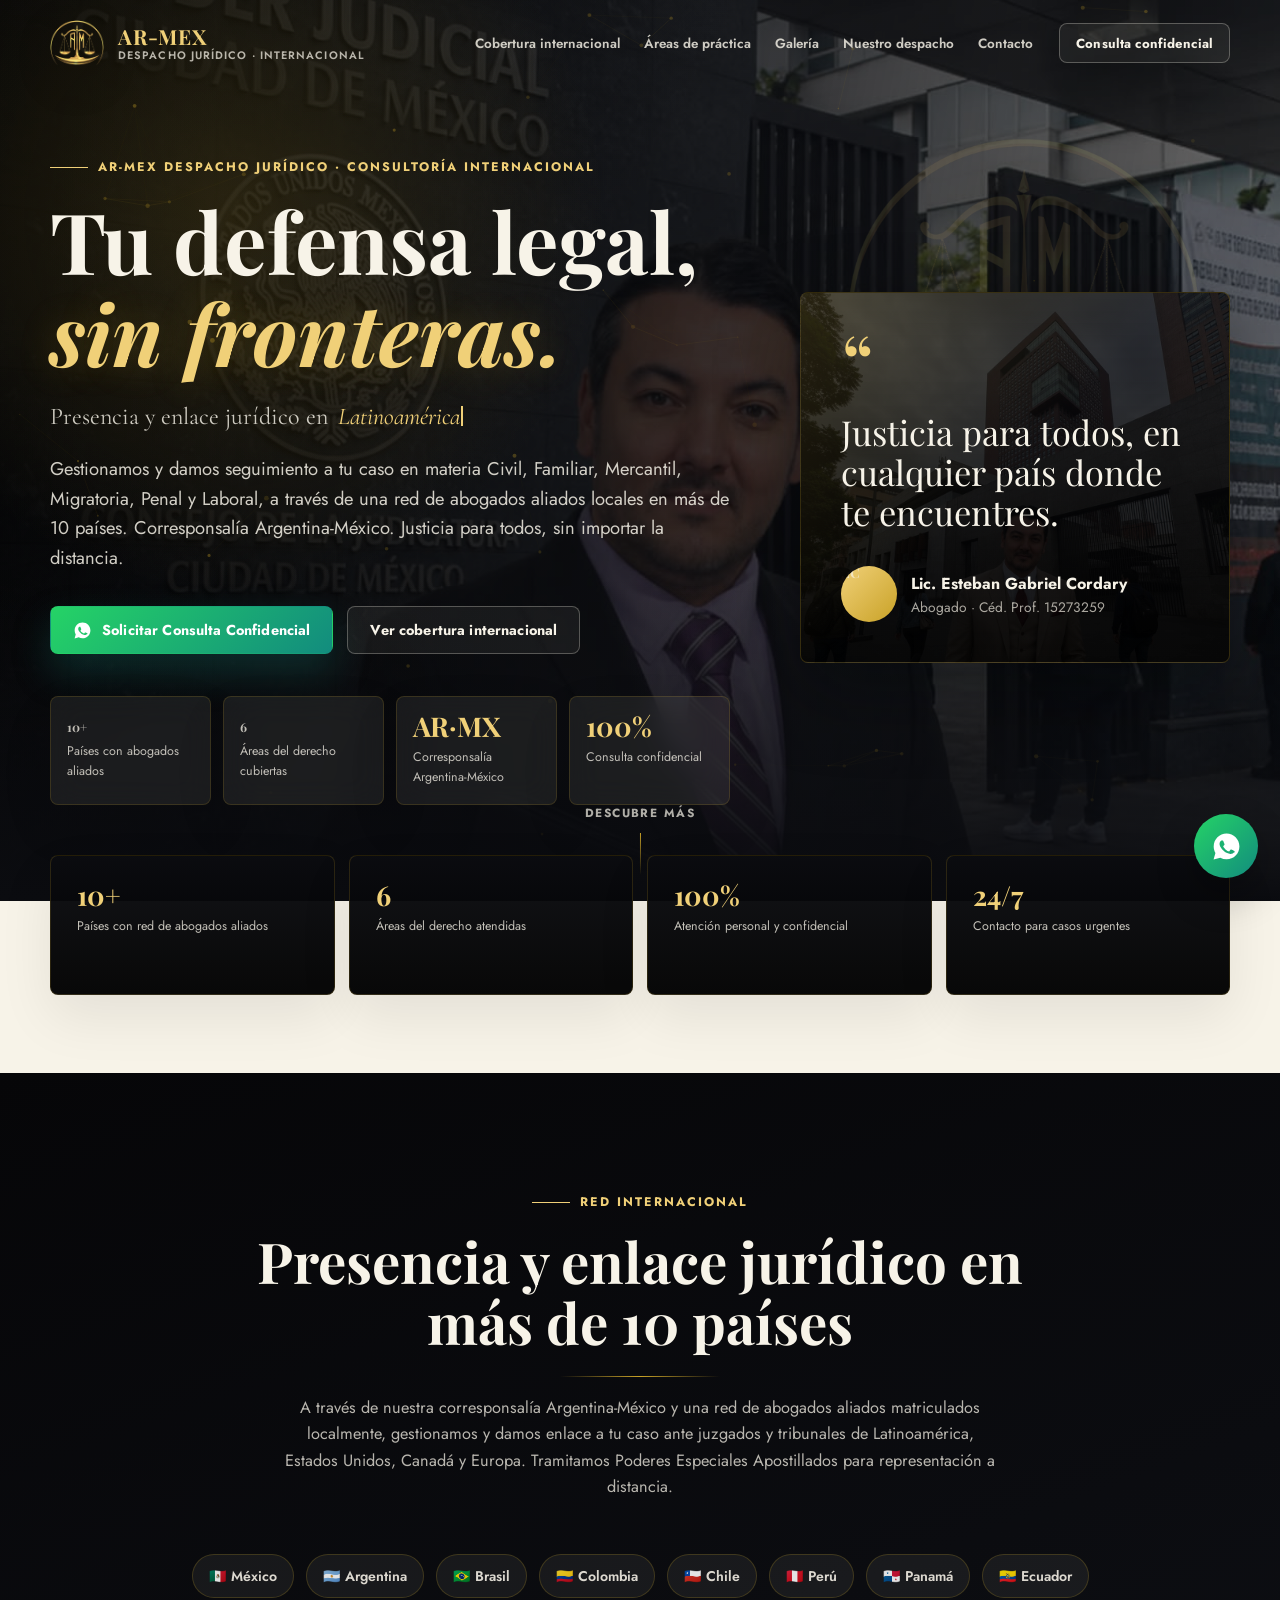
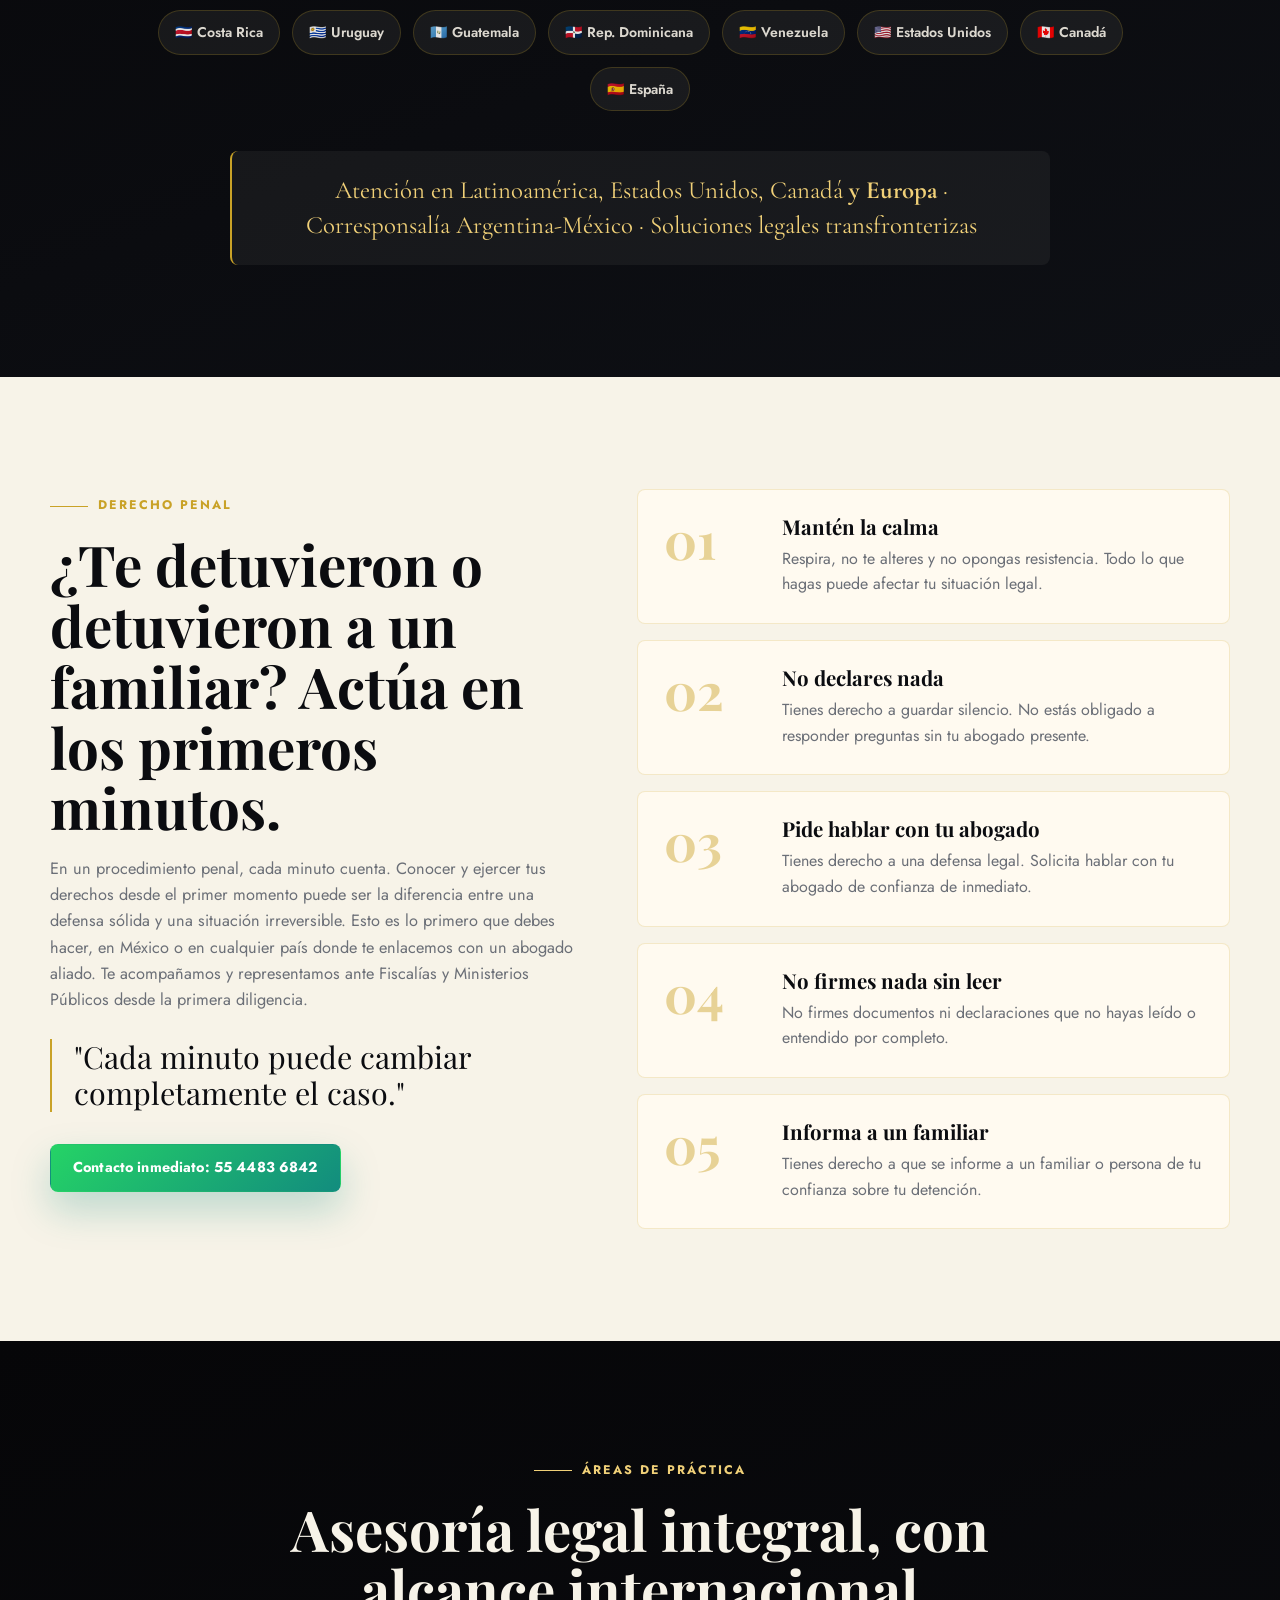
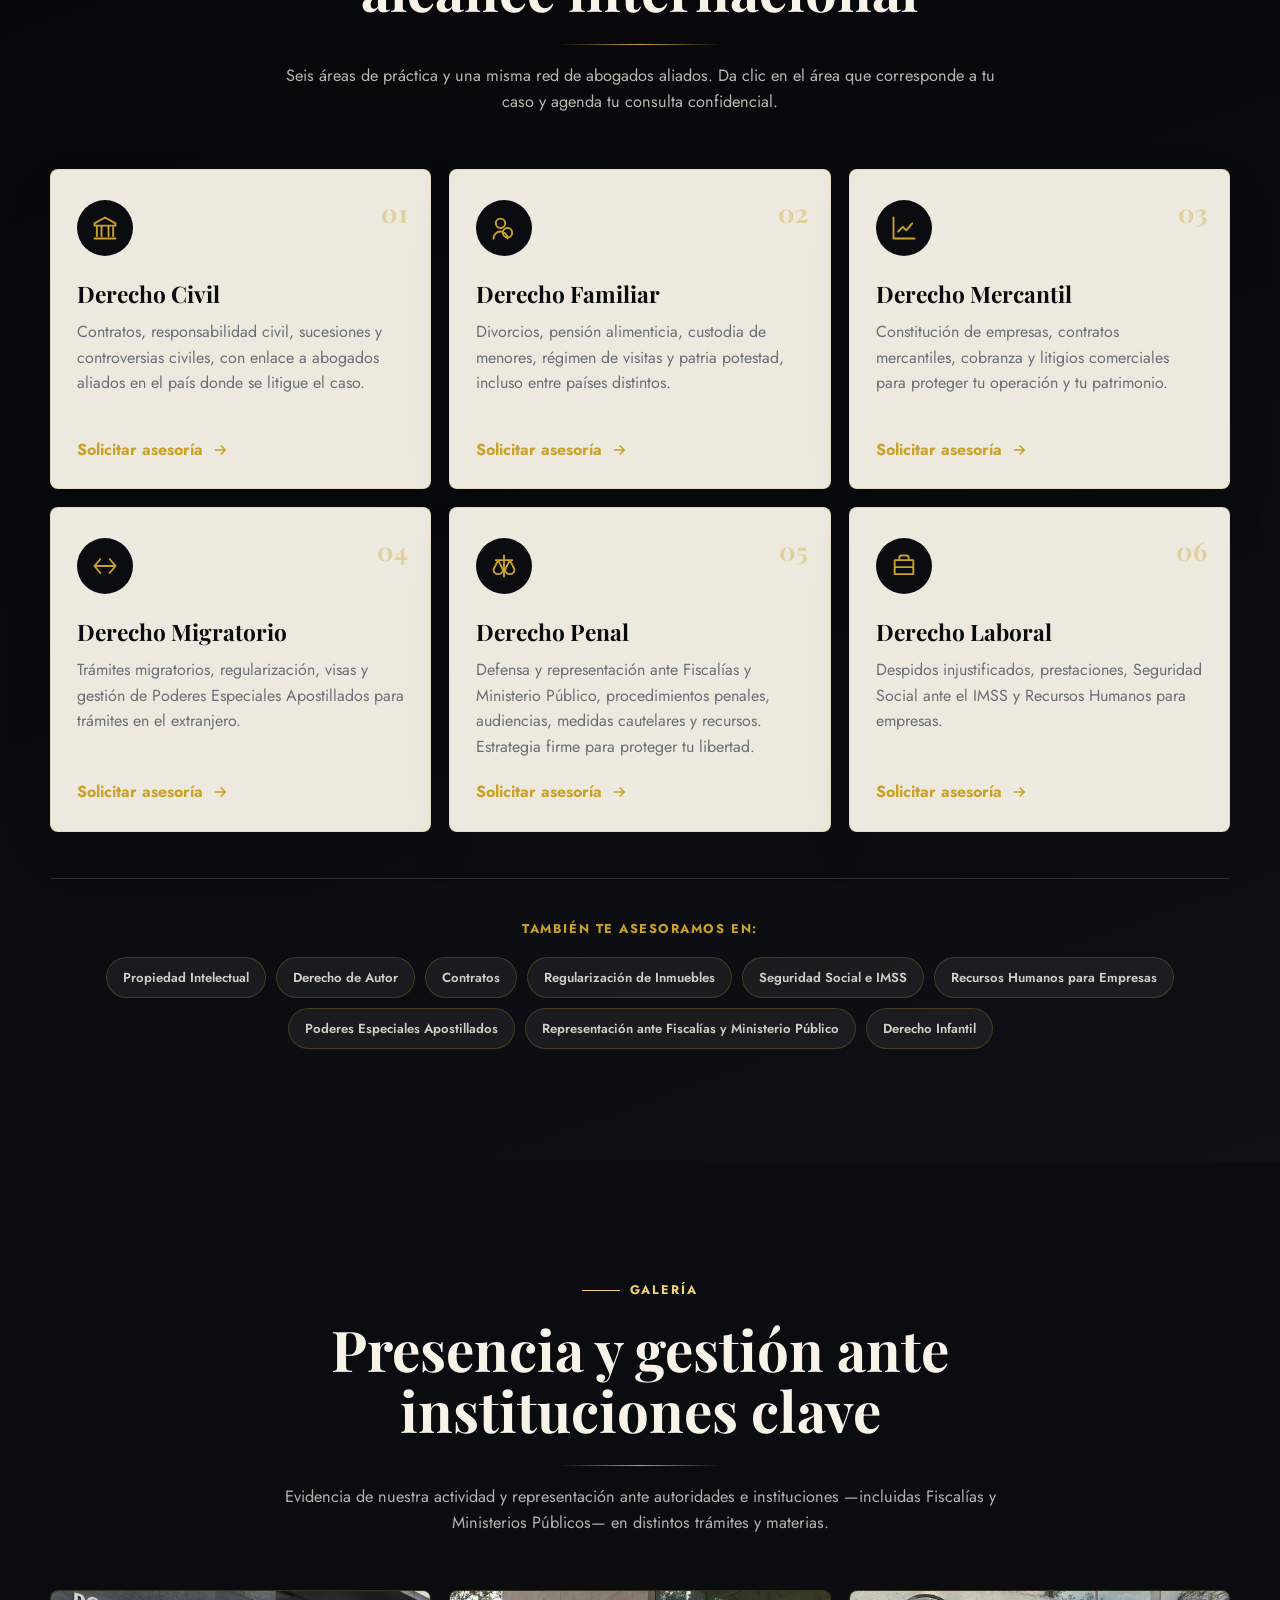
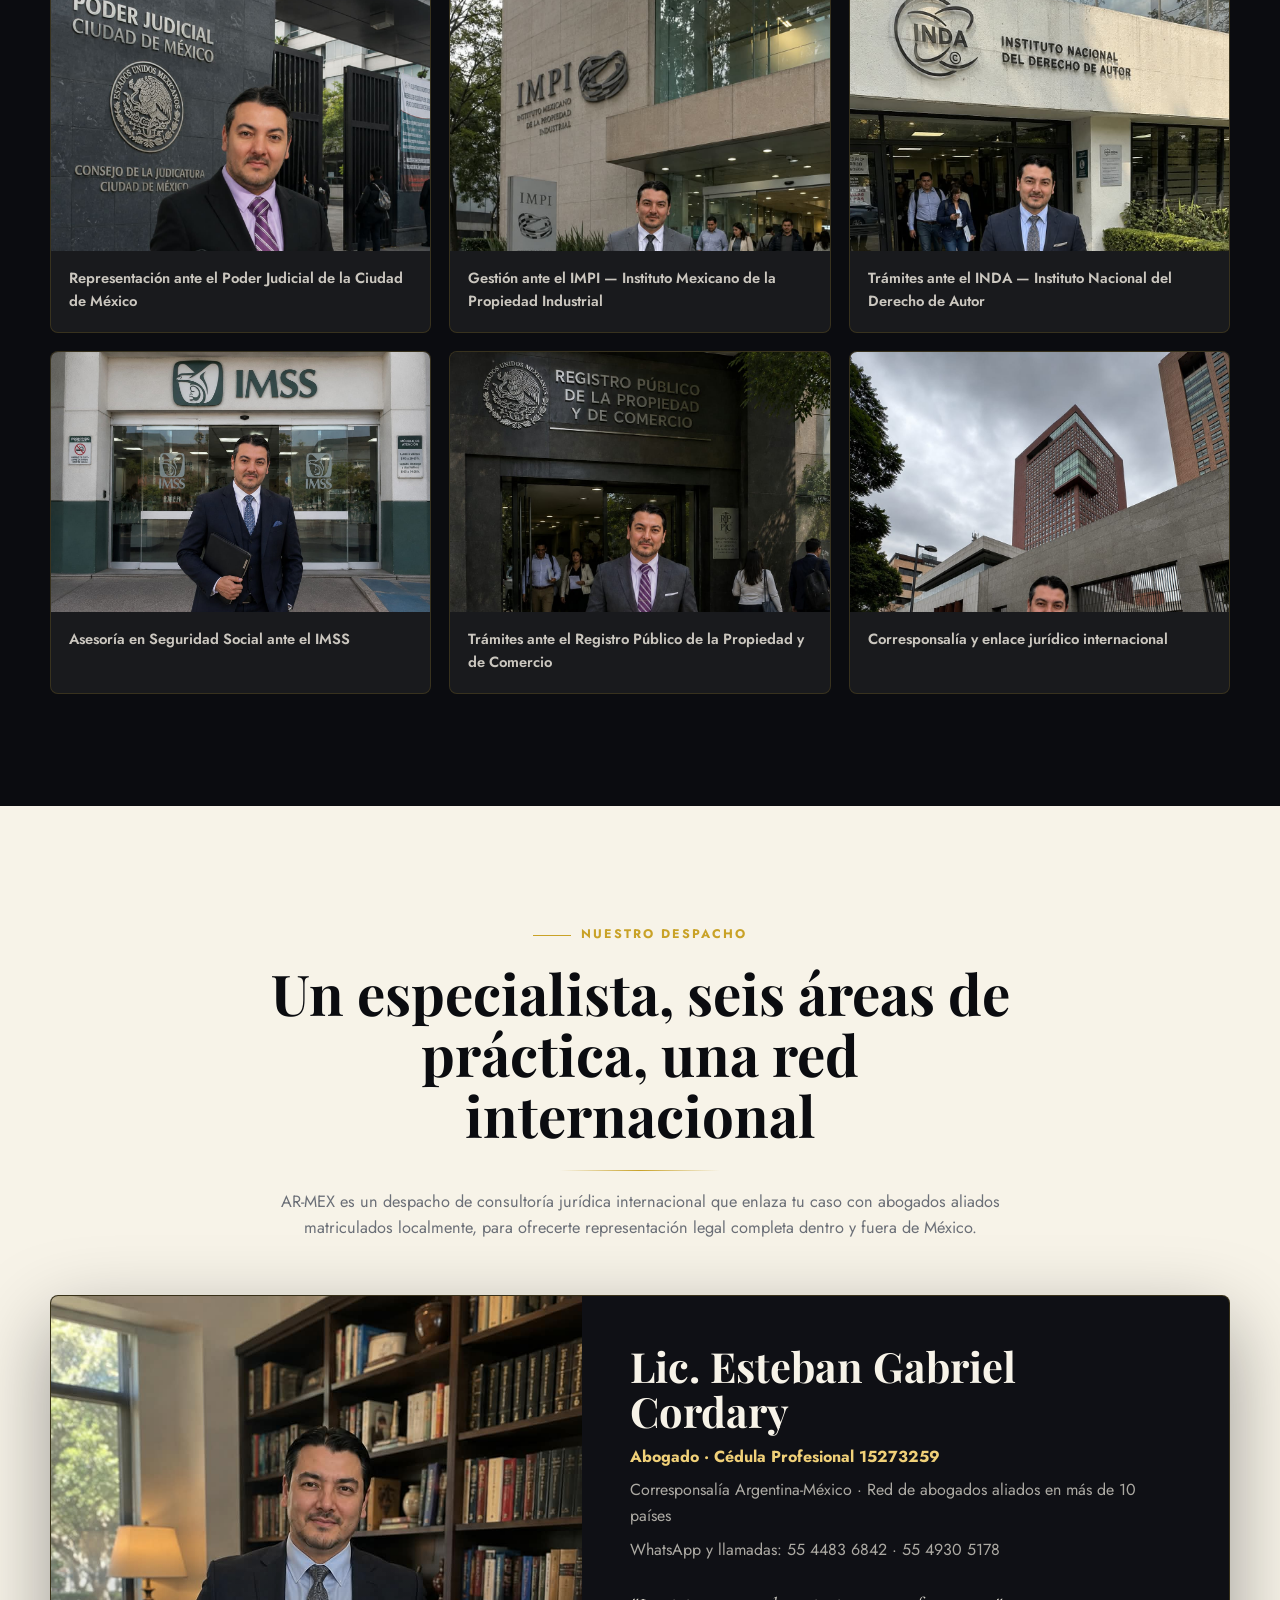
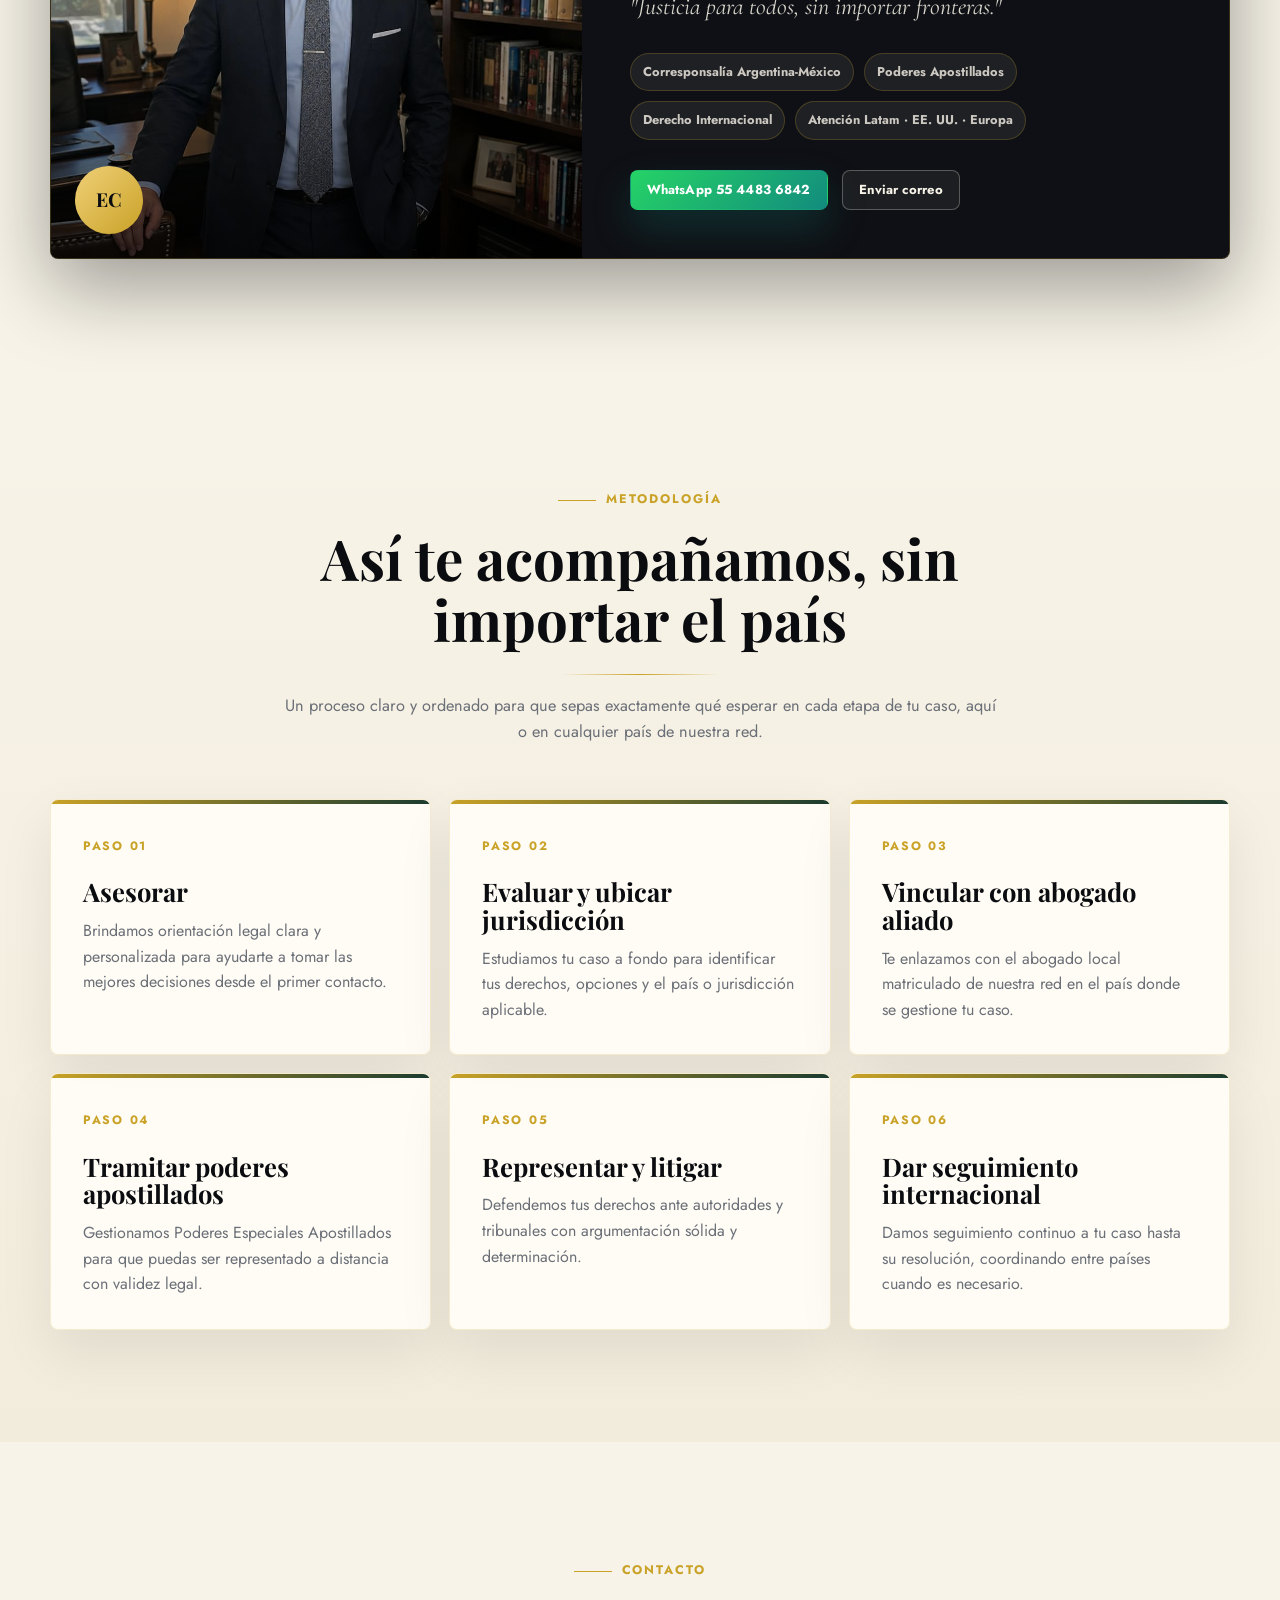
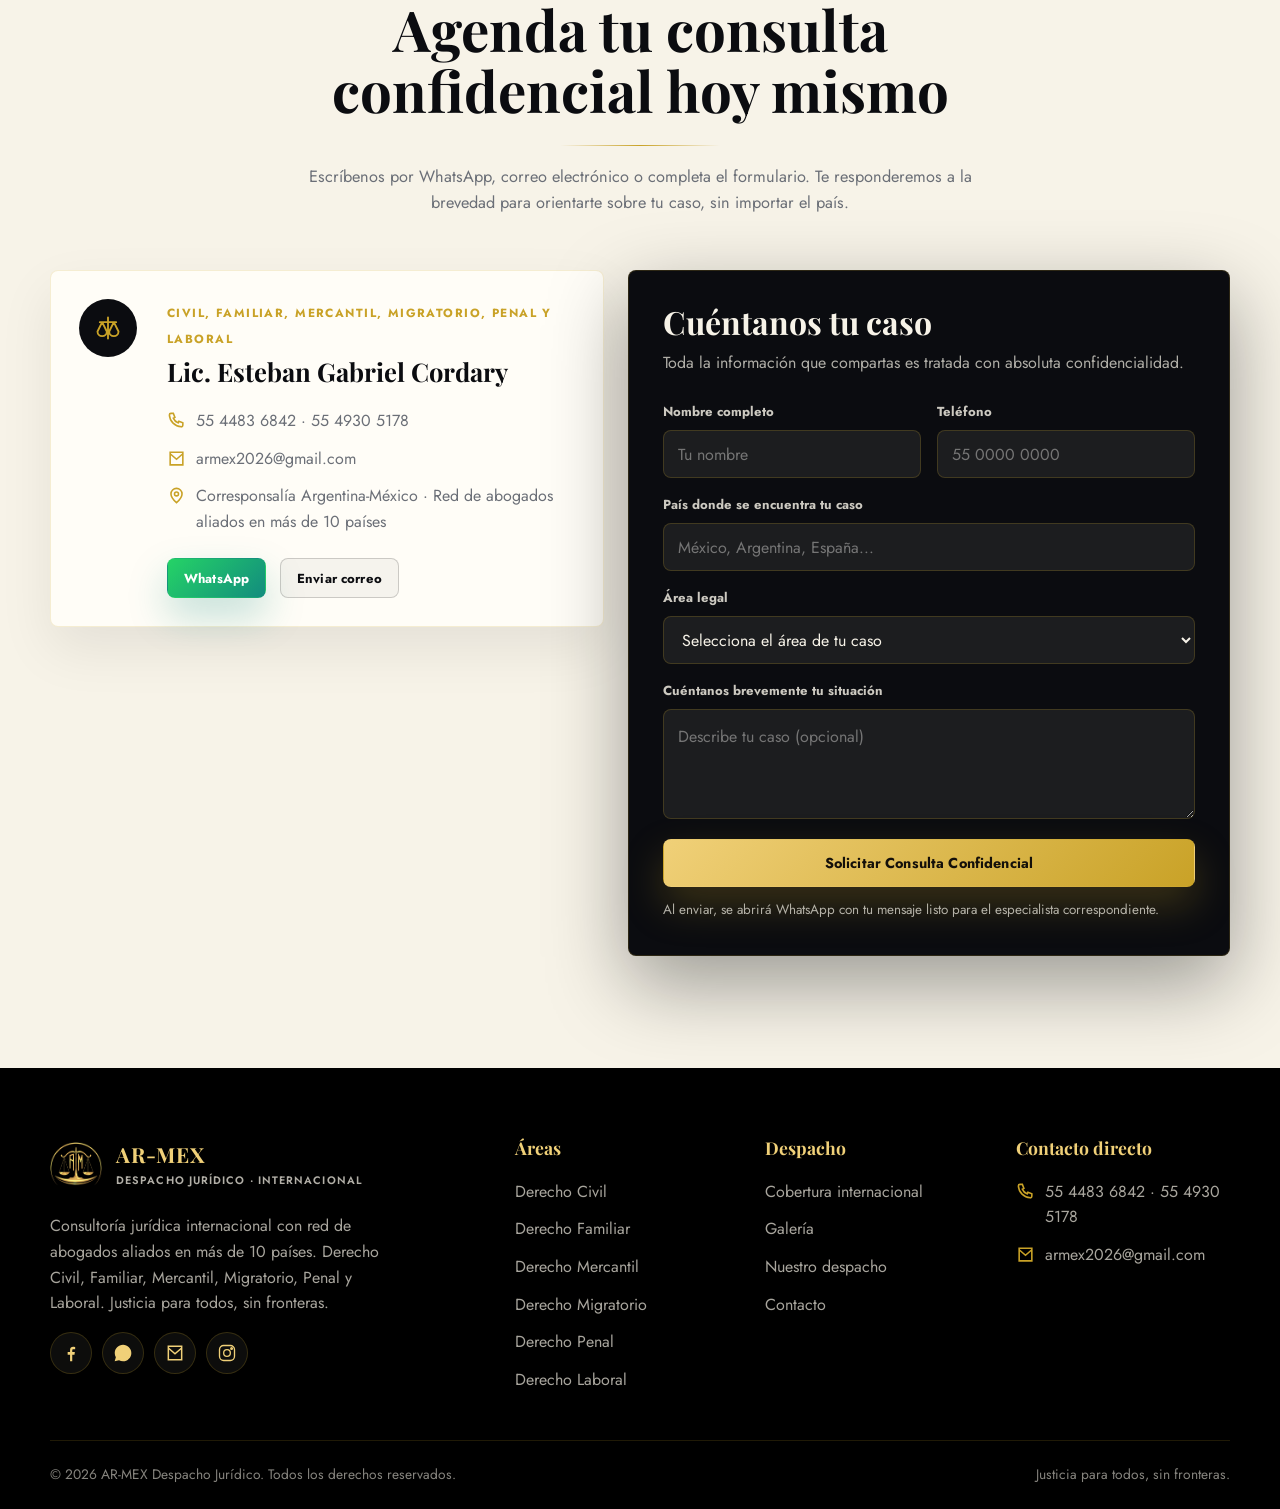
<file: index.html>
<!DOCTYPE html>
<html lang="es-MX">
<head>
<meta charset="UTF-8">
<meta name="viewport" content="width=device-width, initial-scale=1.0">
<title>AR-MEX Despacho Jurídico | Consultoría Jurídica Internacional en Latinoamérica, EE. UU. y Europa</title>
<meta name="description" content="AR-MEX Despacho Jurídico: consultoría jurídica internacional con red de abogados aliados en más de 10 países. Derecho Civil, Familiar, Mercantil, Migratorio, Penal y Laboral. Corresponsalía Argentina-México. Consulta confidencial por WhatsApp.">
<meta name="keywords" content="AR-MEX despacho jurídico, consultoría jurídica internacional, corresponsalía Argentina México, abogados aliados, derecho migratorio, poderes especiales apostillados, derecho civil familiar mercantil penal laboral, Esteban Gabriel Cordary">
<meta name="author" content="AR-MEX Despacho Jurídico — Lic. Esteban Gabriel Cordary">
<meta name="robots" content="index, follow">

<meta property="og:type" content="website">
<meta property="og:title" content="AR-MEX Despacho Jurídico | Consultoría Jurídica Internacional">
<meta property="og:description" content="Red de abogados aliados en más de 10 países. Corresponsalía Argentina-México. Justicia para todos, sin fronteras.">
<meta property="og:image" content="assets/img/og-cover.jpg">
<meta property="og:locale" content="es_MX">

<link rel="icon" type="image/png" sizes="32x32" href="assets/img/favicon-32.png">
<link rel="icon" type="image/png" sizes="48x48" href="assets/img/favicon-48.png">
<link rel="apple-touch-icon" href="assets/img/favicon-180.png">

<link rel="preconnect" href="https://fonts.googleapis.com">
<link rel="preconnect" href="https://fonts.gstatic.com" crossorigin>
<link href="https://fonts.googleapis.com/css2?family=Playfair+Display:ital,wght@0,500;0,600;0,700;1,600&family=Cormorant+Garamond:ital,wght@0,500;1,500;1,600&family=Jost:wght@300;400;500;600;700&display=swap" rel="stylesheet">

<link rel="stylesheet" href="css/style.css">
</head>
<body>

<!-- ============================================================
     LOADING SCREEN
     ============================================================ -->
<div id="loading-screen">
  <div class="loader-glow" aria-hidden="true"></div>
  <div class="loader-emblem">
    <img src="assets/img/logo-mark.png" alt="Cargando AR-MEX Despacho Jurídico">
  </div>
  <span class="loader-text">AR-MEX Despacho Jurídico</span>
  <div class="loader-bar"></div>
</div>

<!-- ============================================================
     HEADER
     ============================================================ -->
<header class="site-header" id="siteHeader">
  <div class="container">
    <a href="#inicio" class="brand">
      <img src="assets/img/logo-mark.png" alt="Escudo AR-MEX Despacho Jurídico, balanza dorada">
      <span class="brand-text">
        <strong>AR-MEX</strong>
        <span>Despacho Jurídico · Internacional</span>
      </span>
    </a>

    <nav class="main-nav">
      <ul>
        <li><a href="#cobertura">Cobertura internacional</a></li>
        <li><a href="#servicios">Áreas de práctica</a></li>
        <li><a href="#galeria">Galería</a></li>
        <li><a href="#nosotros">Nuestro despacho</a></li>
        <li><a href="#contacto">Contacto</a></li>
      </ul>
    </nav>

    <div class="header-cta">
      <a href="https://wa.me/525544836842?text=Hola%2C%20necesito%20una%20consulta%20jur%C3%ADdica%20confidencial." target="_blank" rel="noopener" class="btn btn-outline-light btn-sm">Consulta confidencial</a>
      <button class="nav-toggle" id="navToggle" aria-label="Abrir menú" aria-expanded="false">
        <span></span><span></span><span></span>
      </button>
    </div>
  </div>
</header>

<!-- Mobile full-screen nav -->
<nav class="mobile-nav" id="mobileNav">
  <a href="#cobertura">Cobertura internacional</a>
  <a href="#servicios">Áreas de práctica</a>
  <a href="#galeria">Galería</a>
  <a href="#nosotros">Nuestro despacho</a>
  <a href="#contacto">Contacto</a>
  <a href="https://wa.me/525544836842" target="_blank" rel="noopener" class="btn btn-gold"><span>Escribir por WhatsApp</span></a>
</nav>

<!-- ============================================================
     HERO
     ============================================================ -->
<section class="hero" id="inicio">
  <canvas id="heroParticles" aria-hidden="true"></canvas>
  <img src="assets/img/logo-mark.png" alt="" class="hero-emblem-float" aria-hidden="true">
  <div class="container hero-grid">
    <div data-reveal>
      <span class="eyebrow on-dark">AR-MEX Despacho Jurídico · Consultoría Internacional</span>
      <h1>Tu defensa legal, <em>sin fronteras.</em></h1>
      <p class="hero-typeline">Presencia y enlace jurídico en <span id="typeTarget"></span></p>
      <p class="lead">Gestionamos y damos seguimiento a tu caso en materia Civil, Familiar, Mercantil, Migratoria, Penal y Laboral, a través de una red de abogados aliados locales en más de 10 países. Corresponsalía Argentina-México. Justicia para todos, sin importar la distancia.</p>
      <div class="hero-actions">
        <a href="https://wa.me/525544836842?text=Hola%2C%20necesito%20una%20consulta%20jur%C3%ADdica%20confidencial." target="_blank" rel="noopener" class="btn btn-whatsapp">
          <svg viewBox="0 0 24 24" fill="currentColor"><path d="M12.04 2c-5.5 0-9.96 4.46-9.96 9.96 0 1.76.46 3.48 1.34 5L2 22l5.2-1.36a9.94 9.94 0 0 0 4.84 1.23h.01c5.5 0 9.96-4.46 9.96-9.96S17.54 2 12.04 2Zm5.86 14.24c-.25.7-1.45 1.35-2 1.44-.53.08-1.13.11-3.36-.7-2.82-1.05-4.65-3.9-4.79-4.08-.14-.18-1.14-1.52-1.14-2.9 0-1.38.72-2.05.98-2.33.26-.28.56-.35.75-.35h.53c.17 0 .4-.06.62.48.25.6.85 2.08.92 2.23.07.15.12.33.02.53-.1.2-.15.32-.3.5-.15.18-.31.4-.45.53-.15.15-.3.31-.13.6.17.3.77 1.27 1.65 2.06 1.13 1.02 2.08 1.34 2.37 1.49.29.15.46.13.63-.08.17-.2.72-.85.92-1.14.2-.29.4-.24.65-.14.26.1 1.65.78 1.94.93.28.14.47.21.53.33.07.13.07.72-.18 1.4Z"/></svg>
          Solicitar Consulta Confidencial
        </a>
        <a href="#cobertura" class="btn btn-outline-light">Ver cobertura internacional</a>
      </div>

      <div class="hero-badges">
        <div class="hero-badge"><span class="num"><span data-count="10" data-suffix="+">0</span></span><span>Países con abogados aliados</span></div>
        <div class="hero-badge"><span class="num"><span data-count="6">0</span></span><span>Áreas del derecho cubiertas</span></div>
        <div class="hero-badge"><span class="num">AR·MX</span><span>Corresponsalía Argentina-México</span></div>
        <div class="hero-badge"><span class="num">100%</span><span>Consulta confidencial</span></div>
      </div>
    </div>

    <div data-reveal data-reveal-delay="2">
      <div class="hero-card">
        <span class="quote-mark">&ldquo;</span>
        <p>Justicia para todos, en cualquier país donde te encuentres.</p>
        <div class="who">
          <span class="mono">EC</span>
          <div>
            <strong>Lic. Esteban Gabriel Cordary</strong>
            <span>Abogado · Céd. Prof. 15273259</span>
          </div>
        </div>
      </div>
    </div>
  </div>

  <div class="scroll-cue"><span>Descubre más</span><span class="line"></span></div>
</section>

<!-- ============================================================
     TRUST BAR
     ============================================================ -->
<div class="trust-bar">
  <div class="container trust-grid">
    <div class="trust-item" data-reveal><div class="n"><span data-count="10" data-suffix="+">0</span></div><p>Países con red de abogados aliados</p></div>
    <div class="trust-item" data-reveal data-reveal-delay="1"><div class="n"><span data-count="6">0</span></div><p>Áreas del derecho atendidas</p></div>
    <div class="trust-item" data-reveal data-reveal-delay="2"><div class="n">100%</div><p>Atención personal y confidencial</p></div>
    <div class="trust-item" data-reveal data-reveal-delay="3"><div class="n">24/7</div><p>Contacto para casos urgentes</p></div>
  </div>
</div>

<!-- ============================================================
     COBERTURA INTERNACIONAL
     ============================================================ -->
<section class="section on-navy" id="cobertura">
  <canvas class="section-particles" aria-hidden="true"></canvas>
  <div class="container">
    <div class="section-head" data-reveal>
      <span class="eyebrow on-dark">Red internacional</span>
      <h2>Presencia y enlace jurídico en más de 10 países</h2>
      <div class="divider-orn" aria-hidden="true"></div>
      <p>A través de nuestra corresponsalía Argentina-México y una red de abogados aliados matriculados localmente, gestionamos y damos enlace a tu caso ante juzgados y tribunales de Latinoamérica, Estados Unidos, Canadá y Europa. Tramitamos Poderes Especiales Apostillados para representación a distancia.</p>
    </div>

    <div class="coverage-grid" data-reveal data-reveal-delay="1">
      <span class="coverage-flag">🇲🇽 México</span>
      <span class="coverage-flag">🇦🇷 Argentina</span>
      <span class="coverage-flag">🇧🇷 Brasil</span>
      <span class="coverage-flag">🇨🇴 Colombia</span>
      <span class="coverage-flag">🇨🇱 Chile</span>
      <span class="coverage-flag">🇵🇪 Perú</span>
      <span class="coverage-flag">🇵🇦 Panamá</span>
      <span class="coverage-flag">🇪🇨 Ecuador</span>
      <span class="coverage-flag">🇨🇷 Costa Rica</span>
      <span class="coverage-flag">🇺🇾 Uruguay</span>
      <span class="coverage-flag">🇬🇹 Guatemala</span>
      <span class="coverage-flag">🇩🇴 Rep. Dominicana</span>
      <span class="coverage-flag">🇻🇪 Venezuela</span>
      <span class="coverage-flag">🇺🇸 Estados Unidos</span>
      <span class="coverage-flag">🇨🇦 Canadá</span>
      <span class="coverage-flag">🇪🇸 España</span>
    </div>

    <div class="coverage-callout" data-reveal data-reveal-delay="2">
      <p>Atención en Latinoamérica, Estados Unidos, Canadá <strong>y Europa</strong> · Corresponsalía Argentina-México · Soluciones legales transfronterizas</p>
    </div>
  </div>
</section>

<!-- ============================================================
     CONOCE TUS DERECHOS (área penal)
     ============================================================ -->
<section class="section" id="derechos">
  <div class="container rights-wrap">
    <div class="rights-intro" data-reveal>
      <span class="eyebrow">Derecho Penal</span>
      <h2>¿Te detuvieron o detuvieron a un familiar? Actúa en los primeros minutos.</h2>
      <p>En un procedimiento penal, cada minuto cuenta. Conocer y ejercer tus derechos desde el primer momento puede ser la diferencia entre una defensa sólida y una situación irreversible. Esto es lo primero que debes hacer, en México o en cualquier país donde te enlacemos con un abogado aliado. Te acompañamos y representamos ante Fiscalías y Ministerios Públicos desde la primera diligencia.</p>
      <div class="rights-callout">"Cada minuto puede cambiar completamente el caso."</div>
      <div style="margin-top:32px; display:flex; gap:16px; flex-wrap:wrap;">
        <a href="https://wa.me/525544836842?text=Hola%2C%20necesito%20orientaci%C3%B3n%20legal%20urgente." target="_blank" rel="noopener" class="btn btn-whatsapp">Contacto inmediato: 55 4483 6842</a>
      </div>
    </div>

    <div class="steps-list">
      <div class="step-row" data-reveal>
        <span class="step-num">01</span>
        <div><h4>Mantén la calma</h4><p>Respira, no te alteres y no opongas resistencia. Todo lo que hagas puede afectar tu situación legal.</p></div>
      </div>
      <div class="step-row" data-reveal data-reveal-delay="1">
        <span class="step-num">02</span>
        <div><h4>No declares nada</h4><p>Tienes derecho a guardar silencio. No estás obligado a responder preguntas sin tu abogado presente.</p></div>
      </div>
      <div class="step-row" data-reveal data-reveal-delay="2">
        <span class="step-num">03</span>
        <div><h4>Pide hablar con tu abogado</h4><p>Tienes derecho a una defensa legal. Solicita hablar con tu abogado de confianza de inmediato.</p></div>
      </div>
      <div class="step-row" data-reveal data-reveal-delay="3">
        <span class="step-num">04</span>
        <div><h4>No firmes nada sin leer</h4><p>No firmes documentos ni declaraciones que no hayas leído o entendido por completo.</p></div>
      </div>
      <div class="step-row" data-reveal data-reveal-delay="4">
        <span class="step-num">05</span>
        <div><h4>Informa a un familiar</h4><p>Tienes derecho a que se informe a un familiar o persona de tu confianza sobre tu detención.</p></div>
      </div>
    </div>
  </div>
</section>

<!-- ============================================================
     SERVICIOS
     ============================================================ -->
<section class="section on-navy" id="servicios">
  <canvas class="section-particles" aria-hidden="true"></canvas>
  <div class="container">
    <div class="section-head" data-reveal>
      <span class="eyebrow on-dark">Áreas de práctica</span>
      <h2>Asesoría legal integral, con alcance internacional</h2>
      <div class="divider-orn" aria-hidden="true"></div>
      <p>Seis áreas de práctica y una misma red de abogados aliados. Da clic en el área que corresponde a tu caso y agenda tu consulta confidencial.</p>
    </div>

    <div class="services-grid">
      <div class="service-card" data-reveal>
        <span class="tag">01</span>
        <div class="icon-badge"><svg viewBox="0 0 24 24" fill="none" stroke-width="1.6" stroke-linecap="round" stroke-linejoin="round"><path d="M12 3 3 8v2h18V8L12 3ZM5 10v9M9 10v9M15 10v9M19 10v9M3 21h18"/></svg></div>
        <h3>Derecho Civil</h3>
        <p>Contratos, responsabilidad civil, sucesiones y controversias civiles, con enlace a abogados aliados en el país donde se litigue el caso.</p>
        <a href="https://wa.me/525544836842?text=Hola%2C%20necesito%20asesor%C3%ADa%20en%20Derecho%20Civil." target="_blank" rel="noopener" class="learn">Solicitar asesoría <svg viewBox="0 0 24 24" fill="none" stroke="currentColor" stroke-width="2"><path d="M5 12h14M13 6l6 6-6 6"/></svg></a>
      </div>

      <div class="service-card" data-reveal data-reveal-delay="1">
        <span class="tag">02</span>
        <div class="icon-badge"><svg viewBox="0 0 24 24" fill="none" stroke-width="1.6" stroke-linecap="round" stroke-linejoin="round"><path d="M9 12a4 4 0 1 0 0-8 4 4 0 0 0 0 8Zm6 8a4 4 0 1 0 0-8 4 4 0 0 0 0 8ZM3 21c0-3.3 2.7-6 6-6s6 2.7 6 6"/></svg></div>
        <h3>Derecho Familiar</h3>
        <p>Divorcios, pensión alimenticia, custodia de menores, régimen de visitas y patria potestad, incluso entre países distintos.</p>
        <a href="https://wa.me/525544836842?text=Hola%2C%20necesito%20asesor%C3%ADa%20en%20Derecho%20Familiar." target="_blank" rel="noopener" class="learn">Solicitar asesoría <svg viewBox="0 0 24 24" fill="none" stroke="currentColor" stroke-width="2"><path d="M5 12h14M13 6l6 6-6 6"/></svg></a>
      </div>

      <div class="service-card" data-reveal data-reveal-delay="2">
        <span class="tag">03</span>
        <div class="icon-badge"><svg viewBox="0 0 24 24" fill="none" stroke-width="1.6" stroke-linecap="round" stroke-linejoin="round"><path d="M3 3v18M3 21h18M7 15l4-4 3 3 5-6"/></svg></div>
        <h3>Derecho Mercantil</h3>
        <p>Constitución de empresas, contratos mercantiles, cobranza y litigios comerciales para proteger tu operación y tu patrimonio.</p>
        <a href="https://wa.me/525544836842?text=Hola%2C%20necesito%20asesor%C3%ADa%20en%20Derecho%20Mercantil." target="_blank" rel="noopener" class="learn">Solicitar asesoría <svg viewBox="0 0 24 24" fill="none" stroke="currentColor" stroke-width="2"><path d="M5 12h14M13 6l6 6-6 6"/></svg></a>
      </div>

      <div class="service-card" data-reveal data-reveal-delay="3">
        <span class="tag">04</span>
        <div class="icon-badge"><svg viewBox="0 0 24 24" fill="none" stroke-width="1.6" stroke-linecap="round" stroke-linejoin="round"><path d="M3 12h18M3 12l5-6M3 12l5 6M21 12l-5-6M21 12l-5 6"/></svg></div>
        <h3>Derecho Migratorio</h3>
        <p>Trámites migratorios, regularización, visas y gestión de Poderes Especiales Apostillados para trámites en el extranjero.</p>
        <a href="https://wa.me/525544836842?text=Hola%2C%20necesito%20asesor%C3%ADa%20en%20Derecho%20Migratorio." target="_blank" rel="noopener" class="learn">Solicitar asesoría <svg viewBox="0 0 24 24" fill="none" stroke="currentColor" stroke-width="2"><path d="M5 12h14M13 6l6 6-6 6"/></svg></a>
      </div>

      <div class="service-card" data-reveal data-reveal-delay="4">
        <span class="tag">05</span>
        <div class="icon-badge"><svg viewBox="0 0 24 24" fill="none" stroke-width="1.6" stroke-linecap="round" stroke-linejoin="round"><path d="M12 3v18M5 7h14M7 7l-4 8a4 4 0 0 0 8 0l-4-8Zm10 0l-4 8a4 4 0 0 0 8 0l-4-8Z"/></svg></div>
        <h3>Derecho Penal</h3>
        <p>Defensa y representación ante Fiscalías y Ministerio Público, procedimientos penales, audiencias, medidas cautelares y recursos. Estrategia firme para proteger tu libertad.</p>
        <a href="https://wa.me/525544836842?text=Hola%2C%20necesito%20asesor%C3%ADa%20en%20Derecho%20Penal." target="_blank" rel="noopener" class="learn">Solicitar asesoría <svg viewBox="0 0 24 24" fill="none" stroke="currentColor" stroke-width="2"><path d="M5 12h14M13 6l6 6-6 6"/></svg></a>
      </div>

      <div class="service-card" data-reveal data-reveal-delay="5">
        <span class="tag">06</span>
        <div class="icon-badge"><svg viewBox="0 0 24 24" fill="none" stroke-width="1.6" stroke-linecap="round" stroke-linejoin="round"><path d="M4 7h16v12H4V7Zm4 0V5a2 2 0 0 1 2-2h4a2 2 0 0 1 2 2v2M4 13h16"/></svg></div>
        <h3>Derecho Laboral</h3>
        <p>Despidos injustificados, prestaciones, Seguridad Social ante el IMSS y Recursos Humanos para empresas.</p>
        <a href="https://wa.me/525544836842?text=Hola%2C%20necesito%20asesor%C3%ADa%20en%20Derecho%20Laboral." target="_blank" rel="noopener" class="learn">Solicitar asesoría <svg viewBox="0 0 24 24" fill="none" stroke="currentColor" stroke-width="2"><path d="M5 12h14M13 6l6 6-6 6"/></svg></a>
      </div>
    </div>

    <div class="services-extra" data-reveal data-reveal-delay="1">
      <span class="services-extra-label">También te asesoramos en:</span>
      <div class="services-extra-tags">
        <span>Propiedad Intelectual</span>
        <span>Derecho de Autor</span>
        <span>Contratos</span>
        <span>Regularización de Inmuebles</span>
        <span>Seguridad Social e IMSS</span>
        <span>Recursos Humanos para Empresas</span>
        <span>Poderes Especiales Apostillados</span>
        <span>Representación ante Fiscalías y Ministerio Público</span>
        <span>Derecho Infantil</span>
      </div>
    </div>
  </div>
</section>

<!-- ============================================================
     GALERÍA
     ============================================================ -->
<section class="section gallery-section" id="galeria">
  <div class="container">
    <div class="section-head" data-reveal>
      <span class="eyebrow on-dark">Galería</span>
      <h2>Presencia y gestión ante instituciones clave</h2>
      <div class="divider-orn" aria-hidden="true"></div>
      <p>Evidencia de nuestra actividad y representación ante autoridades e instituciones —incluidas Fiscalías y Ministerios Públicos— en distintos trámites y materias.</p>
    </div>

    <div class="gallery-grid">
      <figure data-reveal>
        <img src="assets/img/gallery-poder-judicial.jpg" alt="Lic. Esteban Gabriel Cordary en el Poder Judicial de la Ciudad de México">
        <figcaption>Representación ante el Poder Judicial de la Ciudad de México</figcaption>
      </figure>
      <figure data-reveal data-reveal-delay="1">
        <img src="assets/img/gallery-impi.jpg" alt="Gestión ante el IMPI, Instituto Mexicano de la Propiedad Industrial">
        <figcaption>Gestión ante el IMPI — Instituto Mexicano de la Propiedad Industrial</figcaption>
      </figure>
      <figure data-reveal data-reveal-delay="2">
        <img src="assets/img/gallery-inda.jpg" alt="Trámite ante el INDA, Instituto Nacional del Derecho de Autor">
        <figcaption>Trámites ante el INDA — Instituto Nacional del Derecho de Autor</figcaption>
      </figure>
      <figure data-reveal data-reveal-delay="3">
        <img src="assets/img/gallery-imss.jpg" alt="Asesoría en Seguridad Social ante el IMSS">
        <figcaption>Asesoría en Seguridad Social ante el IMSS</figcaption>
      </figure>
      <figure data-reveal data-reveal-delay="4">
        <img src="assets/img/gallery-registro-publico.jpg" alt="Lic. Esteban Gabriel Cordary en el Registro Público de la Propiedad y de Comercio">
        <figcaption>Trámites ante el Registro Público de la Propiedad y de Comercio</figcaption>
      </figure>
      <figure data-reveal data-reveal-delay="5">
        <img src="assets/img/attorney-media.jpg" alt="Corresponsalía y enlace jurídico internacional AR-MEX">
        <figcaption>Corresponsalía y enlace jurídico internacional</figcaption>
      </figure>
    </div>
  </div>
</section>

<!-- ============================================================
     NOSOTROS / ABOGADOS
     ============================================================ -->
<section class="section" id="nosotros">
  <div class="container">
    <div class="section-head" data-reveal>
      <span class="eyebrow">Nuestro despacho</span>
      <h2>Un especialista, seis áreas de práctica, una red internacional</h2>
      <div class="divider-orn" aria-hidden="true"></div>
      <p>AR-MEX es un despacho de consultoría jurídica internacional que enlaza tu caso con abogados aliados matriculados localmente, para ofrecerte representación legal completa dentro y fuera de México.</p>
    </div>

    <div class="attorneys-grid">
      <article class="attorney-card" data-reveal>
        <div class="attorney-media" role="img" aria-label="Lic. Esteban Gabriel Cordary en su despacho jurídico">
          <div class="media-frame"><div class="media-bg"></div></div>
          <div class="attorney-monogram">EC</div>
        </div>
        <div class="attorney-body">
          <h3>Lic. Esteban Gabriel Cordary</h3>
          <span class="attorney-role">Abogado · Cédula Profesional 15273259</span>
          <span class="attorney-meta">Corresponsalía Argentina-México · Red de abogados aliados en más de 10 países</span>
          <span class="attorney-meta">WhatsApp y llamadas: 55 4483 6842 · 55 4930 5178</span>
          <p class="attorney-quote">"Justicia para todos, sin importar fronteras."</p>
          <div class="attorney-tags">
            <span>Corresponsalía Argentina-México</span>
            <span>Poderes Apostillados</span>
            <span>Derecho Internacional</span>
            <span>Atención Latam · EE. UU. · Europa</span>
          </div>
          <div class="attorney-contact">
            <a href="https://wa.me/525544836842" target="_blank" rel="noopener" class="btn btn-whatsapp btn-sm">WhatsApp 55 4483 6842</a>
            <a href="mailto:armex2026@gmail.com" class="btn btn-outline-light btn-sm">Enviar correo</a>
          </div>
        </div>
      </article>
    </div>
  </div>
</section>

<!-- ============================================================
     PROCESO / CÓMO TRABAJAMOS
     ============================================================ -->
<section class="section alt-bg" id="proceso">
  <div class="container">
    <div class="section-head" data-reveal>
      <span class="eyebrow">Metodología</span>
      <h2>Así te acompañamos, sin importar el país</h2>
      <div class="divider-orn" aria-hidden="true"></div>
      <p>Un proceso claro y ordenado para que sepas exactamente qué esperar en cada etapa de tu caso, aquí o en cualquier país de nuestra red.</p>
    </div>

    <div class="process-grid">
      <div class="process-item" data-reveal>
        <span class="pnum">PASO 01</span>
        <h3>Asesorar</h3>
        <p>Brindamos orientación legal clara y personalizada para ayudarte a tomar las mejores decisiones desde el primer contacto.</p>
      </div>
      <div class="process-item" data-reveal data-reveal-delay="1">
        <span class="pnum">PASO 02</span>
        <h3>Evaluar y ubicar jurisdicción</h3>
        <p>Estudiamos tu caso a fondo para identificar tus derechos, opciones y el país o jurisdicción aplicable.</p>
      </div>
      <div class="process-item" data-reveal data-reveal-delay="2">
        <span class="pnum">PASO 03</span>
        <h3>Vincular con abogado aliado</h3>
        <p>Te enlazamos con el abogado local matriculado de nuestra red en el país donde se gestione tu caso.</p>
      </div>
      <div class="process-item" data-reveal data-reveal-delay="3">
        <span class="pnum">PASO 04</span>
        <h3>Tramitar poderes apostillados</h3>
        <p>Gestionamos Poderes Especiales Apostillados para que puedas ser representado a distancia con validez legal.</p>
      </div>
      <div class="process-item" data-reveal data-reveal-delay="4">
        <span class="pnum">PASO 05</span>
        <h3>Representar y litigar</h3>
        <p>Defendemos tus derechos ante autoridades y tribunales con argumentación sólida y determinación.</p>
      </div>
      <div class="process-item" data-reveal data-reveal-delay="5">
        <span class="pnum">PASO 06</span>
        <h3>Dar seguimiento internacional</h3>
        <p>Damos seguimiento continuo a tu caso hasta su resolución, coordinando entre países cuando es necesario.</p>
      </div>
    </div>
  </div>
</section>

<!-- ============================================================
     CONTACTO
     ============================================================ -->
<section class="section" id="contacto">
  <div class="container">
    <div class="section-head" data-reveal>
      <span class="eyebrow">Contacto</span>
      <h2>Agenda tu consulta confidencial hoy mismo</h2>
      <div class="divider-orn" aria-hidden="true"></div>
      <p>Escríbenos por WhatsApp, correo electrónico o completa el formulario. Te responderemos a la brevedad para orientarte sobre tu caso, sin importar el país.</p>
    </div>

    <div class="contact-wrap">
      <div class="contact-cards" data-reveal>
        <div class="contact-card">
          <div class="icon-badge"><svg viewBox="0 0 24 24" fill="none" stroke-width="1.6" stroke-linecap="round" stroke-linejoin="round"><path d="M12 3v18M5 7h14M7 7l-4 8a4 4 0 0 0 8 0l-4-8Zm10 0l-4 8a4 4 0 0 0 8 0l-4-8Z"/></svg></div>
          <div>
            <span class="role">Civil, Familiar, Mercantil, Migratorio, Penal y Laboral</span>
            <h4>Lic. Esteban Gabriel Cordary</h4>
            <ul>
              <li><svg viewBox="0 0 24 24" fill="none" stroke="currentColor" stroke-width="2"><path d="M3 5a2 2 0 0 1 2-2h3l2 5-2 1a11 11 0 0 0 6 6l1-2 5 2v3a2 2 0 0 1-2 2A16 16 0 0 1 3 5Z"/></svg> 55 4483 6842 · 55 4930 5178</li>
              <li><svg viewBox="0 0 24 24" fill="none" stroke="currentColor" stroke-width="2"><path d="M4 4h16v16H4V4Zm0 2 8 7 8-7"/></svg> armex2026@gmail.com</li>
              <li><svg viewBox="0 0 24 24" fill="none" stroke="currentColor" stroke-width="2"><path d="M12 21s-7-6.2-7-11a7 7 0 0 1 14 0c0 4.8-7 11-7 11Z"/><circle cx="12" cy="10" r="2.5"/></svg> Corresponsalía Argentina-México · Red de abogados aliados en más de 10 países</li>
            </ul>
            <div class="mini-actions">
              <a href="https://wa.me/525544836842" target="_blank" rel="noopener" class="btn btn-whatsapp btn-sm">WhatsApp</a>
              <a href="mailto:armex2026@gmail.com" class="btn btn-outline-dark btn-sm">Enviar correo</a>
            </div>
          </div>
        </div>
      </div>

      <div class="contact-form" data-reveal data-reveal-delay="2">
        <h3>Cuéntanos tu caso</h3>
        <p>Toda la información que compartas es tratada con absoluta confidencialidad.</p>
        <form id="contactForm">
          <div class="form-grid">
            <div class="field">
              <label for="nombre">Nombre completo</label>
              <input type="text" id="nombre" name="nombre" placeholder="Tu nombre" required>
            </div>
            <div class="field">
              <label for="telefono">Teléfono</label>
              <input type="tel" id="telefono" name="telefono" placeholder="55 0000 0000" required>
            </div>
            <div class="field full">
              <label for="pais">País donde se encuentra tu caso</label>
              <input type="text" id="pais" name="pais" placeholder="México, Argentina, España...">
            </div>
            <div class="field full">
              <label for="area">Área legal</label>
              <select id="area" name="area" required>
                <option value="" disabled selected>Selecciona el área de tu caso</option>
                <option value="Derecho Civil">Derecho Civil</option>
                <option value="Derecho Familiar">Derecho Familiar</option>
                <option value="Derecho Mercantil">Derecho Mercantil</option>
                <option value="Derecho Migratorio">Derecho Migratorio</option>
                <option value="Derecho Penal">Derecho Penal</option>
                <option value="Derecho Laboral">Derecho Laboral</option>
                <option value="Propiedad Intelectual">Propiedad Intelectual</option>
                <option value="Otro">Otro</option>
              </select>
            </div>
            <div class="field full">
              <label for="mensaje">Cuéntanos brevemente tu situación</label>
              <textarea id="mensaje" name="mensaje" placeholder="Describe tu caso (opcional)"></textarea>
            </div>
          </div>
          <div class="form-foot">
            <button type="submit" class="btn btn-gold btn-block"><span>Solicitar Consulta Confidencial</span></button>
            <p class="form-note">Al enviar, se abrirá WhatsApp con tu mensaje listo para el especialista correspondiente.</p>
          </div>
        </form>
      </div>
    </div>
  </div>
</section>

<!-- ============================================================
     FOOTER
     ============================================================ -->
<footer class="site-footer">
  <div class="container footer-grid">
    <div>
      <div class="footer-brand">
        <img src="assets/img/logo-mark.png" alt="AR-MEX Despacho Jurídico">
        <span>
          <strong>AR-MEX</strong>
          <span>Despacho Jurídico · Internacional</span>
        </span>
      </div>
      <p class="desc">Consultoría jurídica internacional con red de abogados aliados en más de 10 países. Derecho Civil, Familiar, Mercantil, Migratorio, Penal y Laboral. Justicia para todos, sin fronteras.</p>
      <div class="footer-social">
        <a href="#" aria-label="Facebook" title="Facebook"><svg viewBox="0 0 24 24" fill="currentColor"><path d="M13.5 22v-8h2.7l.4-3.1h-3.1V9c0-.9.25-1.5 1.53-1.5H17V4.7A21 21 0 0 0 14.7 4.6c-2.27 0-3.83 1.38-3.83 3.93v2.36H8v3.1h2.87V22h2.63Z"/></svg></a>
        <a href="https://wa.me/525544836842" target="_blank" rel="noopener" aria-label="WhatsApp" title="WhatsApp"><svg viewBox="0 0 24 24" fill="currentColor"><path d="M12.04 2c-5.5 0-9.96 4.46-9.96 9.96 0 1.76.46 3.48 1.34 5L2 22l5.2-1.36a9.94 9.94 0 0 0 4.84 1.23h.01c5.5 0 9.96-4.46 9.96-9.96S17.54 2 12.04 2Z"/></svg></a>
        <a href="mailto:armex2026@gmail.com" aria-label="Correo" title="Correo"><svg viewBox="0 0 24 24" fill="none" stroke="currentColor" stroke-width="1.8"><path d="M4 4h16v16H4V4Zm0 2 8 7 8-7"/></svg></a>
        <a href="#" aria-label="Instagram" title="Instagram"><svg viewBox="0 0 24 24" fill="none" stroke="currentColor" stroke-width="1.6"><rect x="3" y="3" width="18" height="18" rx="5"/><circle cx="12" cy="12" r="4"/><circle cx="17.5" cy="6.5" r="1"/></svg></a>
      </div>
    </div>

    <div class="footer-col">
      <h5>Áreas</h5>
      <ul>
        <li><a href="#servicios">Derecho Civil</a></li>
        <li><a href="#servicios">Derecho Familiar</a></li>
        <li><a href="#servicios">Derecho Mercantil</a></li>
        <li><a href="#servicios">Derecho Migratorio</a></li>
        <li><a href="#servicios">Derecho Penal</a></li>
        <li><a href="#servicios">Derecho Laboral</a></li>
      </ul>
    </div>

    <div class="footer-col">
      <h5>Despacho</h5>
      <ul>
        <li><a href="#cobertura">Cobertura internacional</a></li>
        <li><a href="#galeria">Galería</a></li>
        <li><a href="#nosotros">Nuestro despacho</a></li>
        <li><a href="#contacto">Contacto</a></li>
      </ul>
    </div>

    <div class="footer-col">
      <h5>Contacto directo</h5>
      <ul>
        <li><svg viewBox="0 0 24 24" fill="none" stroke="currentColor" stroke-width="2"><path d="M3 5a2 2 0 0 1 2-2h3l2 5-2 1a11 11 0 0 0 6 6l1-2 5 2v3a2 2 0 0 1-2 2A16 16 0 0 1 3 5Z"/></svg> 55 4483 6842 · 55 4930 5178</li>
        <li><svg viewBox="0 0 24 24" fill="none" stroke="currentColor" stroke-width="2"><path d="M4 4h16v16H4V4Zm0 2 8 7 8-7"/></svg> armex2026@gmail.com</li>
      </ul>
    </div>
  </div>

  <div class="container footer-bottom">
    <span>&copy; <span id="year"></span> AR-MEX Despacho Jurídico. Todos los derechos reservados.</span>
    <span>Justicia para todos, sin fronteras.</span>
  </div>
</footer>

<!-- ============================================================
     FLOATING ACTIONS
     ============================================================ -->
<div class="wa-float">
  <div class="wa-menu" id="waMenu">
    <a href="https://wa.me/525544836842?text=Hola%2C%20necesito%20asesor%C3%ADa%20legal." target="_blank" rel="noopener">
      <span class="ico"><svg viewBox="0 0 24 24" fill="currentColor"><path d="M12.04 2c-5.5 0-9.96 4.46-9.96 9.96 0 1.76.46 3.48 1.34 5L2 22l5.2-1.36a9.94 9.94 0 0 0 4.84 1.23h.01c5.5 0 9.96-4.46 9.96-9.96S17.54 2 12.04 2Z"/></svg></span>
      <span>Consulta Legal<br><small>Lic. Esteban Cordary</small></span>
    </a>
    <a href="https://wa.me/525544836842?text=Hola%2C%20tengo%20un%20caso%20en%20otro%20pa%C3%ADs%20y%20necesito%20orientaci%C3%B3n%20sobre%20su%20red%20de%20abogados%20aliados." target="_blank" rel="noopener">
      <span class="ico"><svg viewBox="0 0 24 24" fill="currentColor"><path d="M12.04 2c-5.5 0-9.96 4.46-9.96 9.96 0 1.76.46 3.48 1.34 5L2 22l5.2-1.36a9.94 9.94 0 0 0 4.84 1.23h.01c5.5 0 9.96-4.46 9.96-9.96S17.54 2 12.04 2Z"/></svg></span>
      <span>Casos Internacionales<br><small>Corresponsalía Argentina-México</small></span>
    </a>
  </div>
  <button class="wa-toggle" id="waToggle" aria-label="Contactar por WhatsApp" aria-expanded="false">
    <svg viewBox="0 0 24 24" fill="currentColor"><path d="M12.04 2c-5.5 0-9.96 4.46-9.96 9.96 0 1.76.46 3.48 1.34 5L2 22l5.2-1.36a9.94 9.94 0 0 0 4.84 1.23h.01c5.5 0 9.96-4.46 9.96-9.96S17.54 2 12.04 2Zm5.86 14.24c-.25.7-1.45 1.35-2 1.44-.53.08-1.13.11-3.36-.7-2.82-1.05-4.65-3.9-4.79-4.08-.14-.18-1.14-1.52-1.14-2.9 0-1.38.72-2.05.98-2.33.26-.28.56-.35.75-.35h.53c.17 0 .4-.06.62.48.25.6.85 2.08.92 2.23.07.15.12.33.02.53-.1.2-.15.32-.3.5-.15.18-.31.4-.45.53-.15.15-.3.31-.13.6.17.3.77 1.27 1.65 2.06 1.13 1.02 2.08 1.34 2.37 1.49.29.15.46.13.63-.08.17-.2.72-.85.92-1.14.2-.29.4-.24.65-.14.26.1 1.65.78 1.94.93.28.14.47.21.53.33.07.13.07.72-.18 1.4Z"/></svg>
  </button>
</div>

<button class="to-top" id="toTop" aria-label="Volver arriba">
  <svg viewBox="0 0 24 24" fill="none" stroke="currentColor" stroke-width="2" stroke-linecap="round" stroke-linejoin="round"><path d="M12 19V5M5 12l7-7 7 7"/></svg>
</button>

<script>document.getElementById('year').textContent = new Date().getFullYear();</script>
<script src="js/script.js"></script>
</body>
</html>
</file>
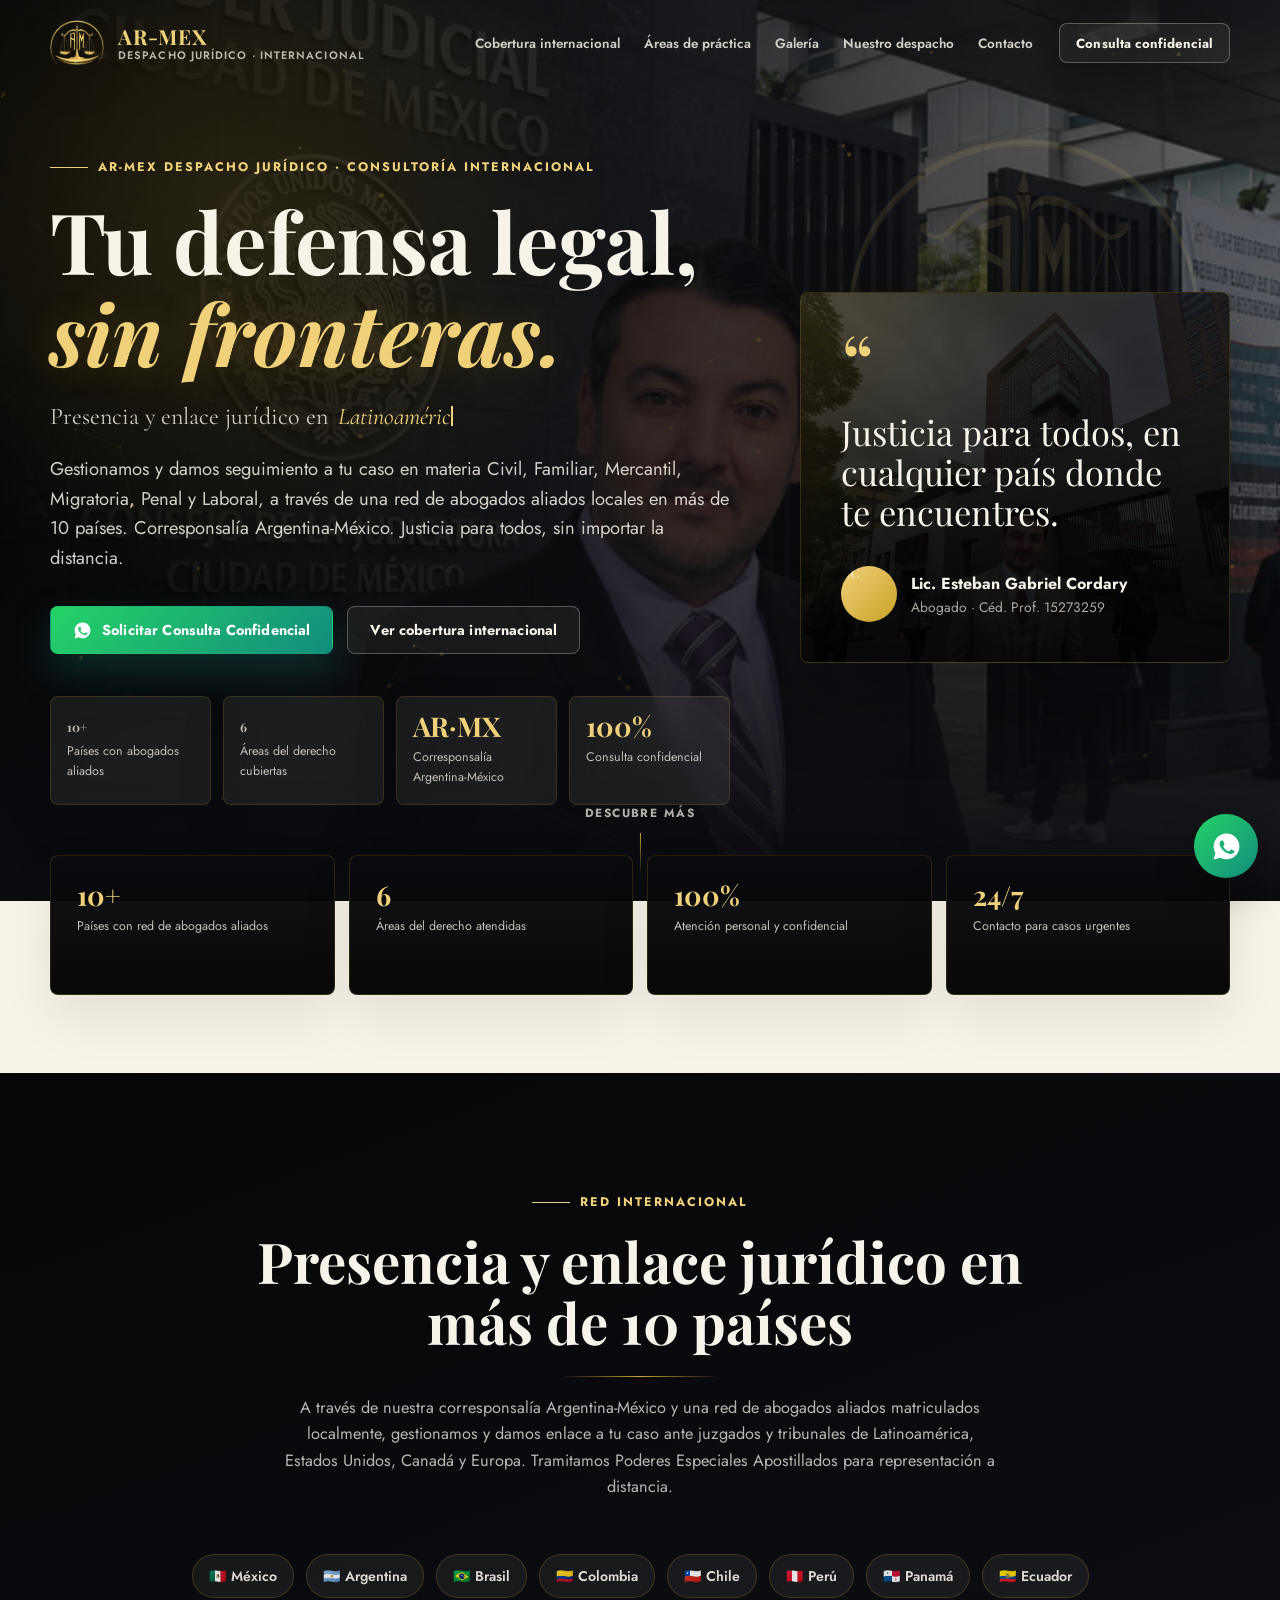
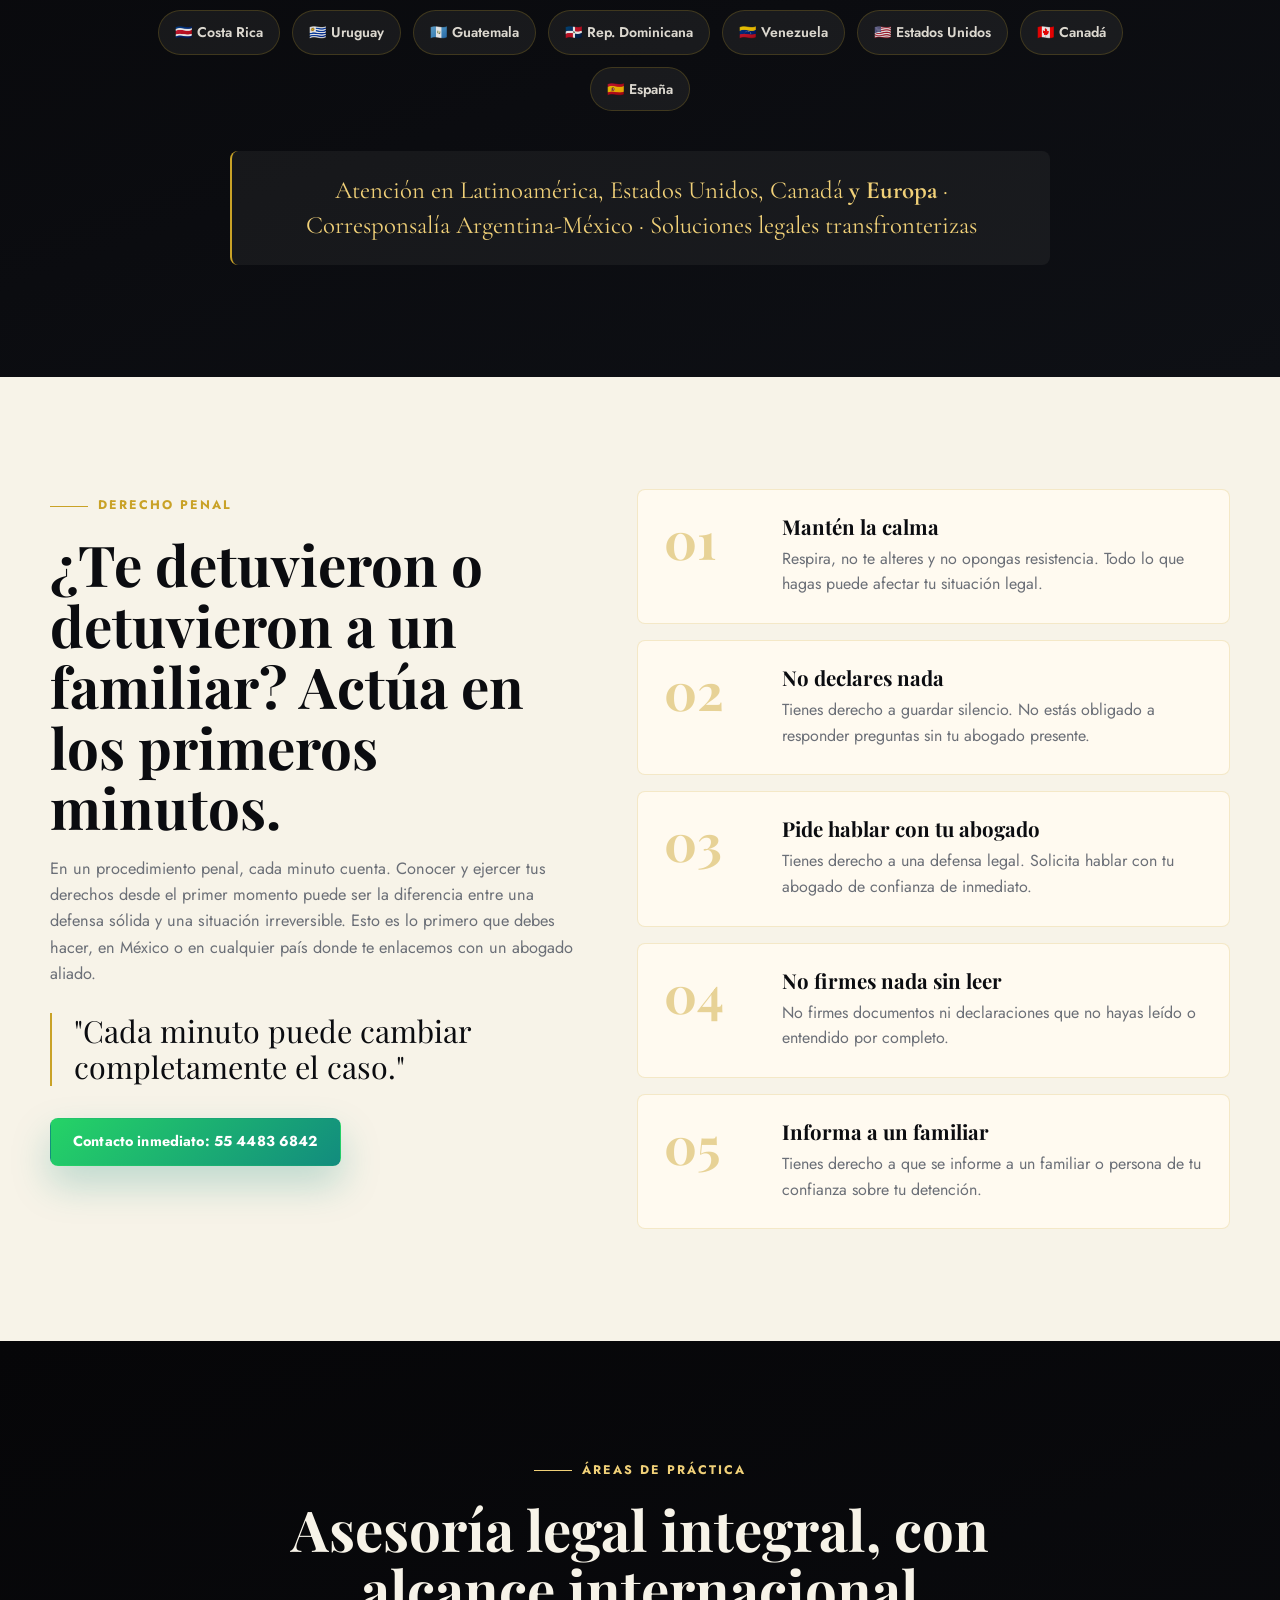
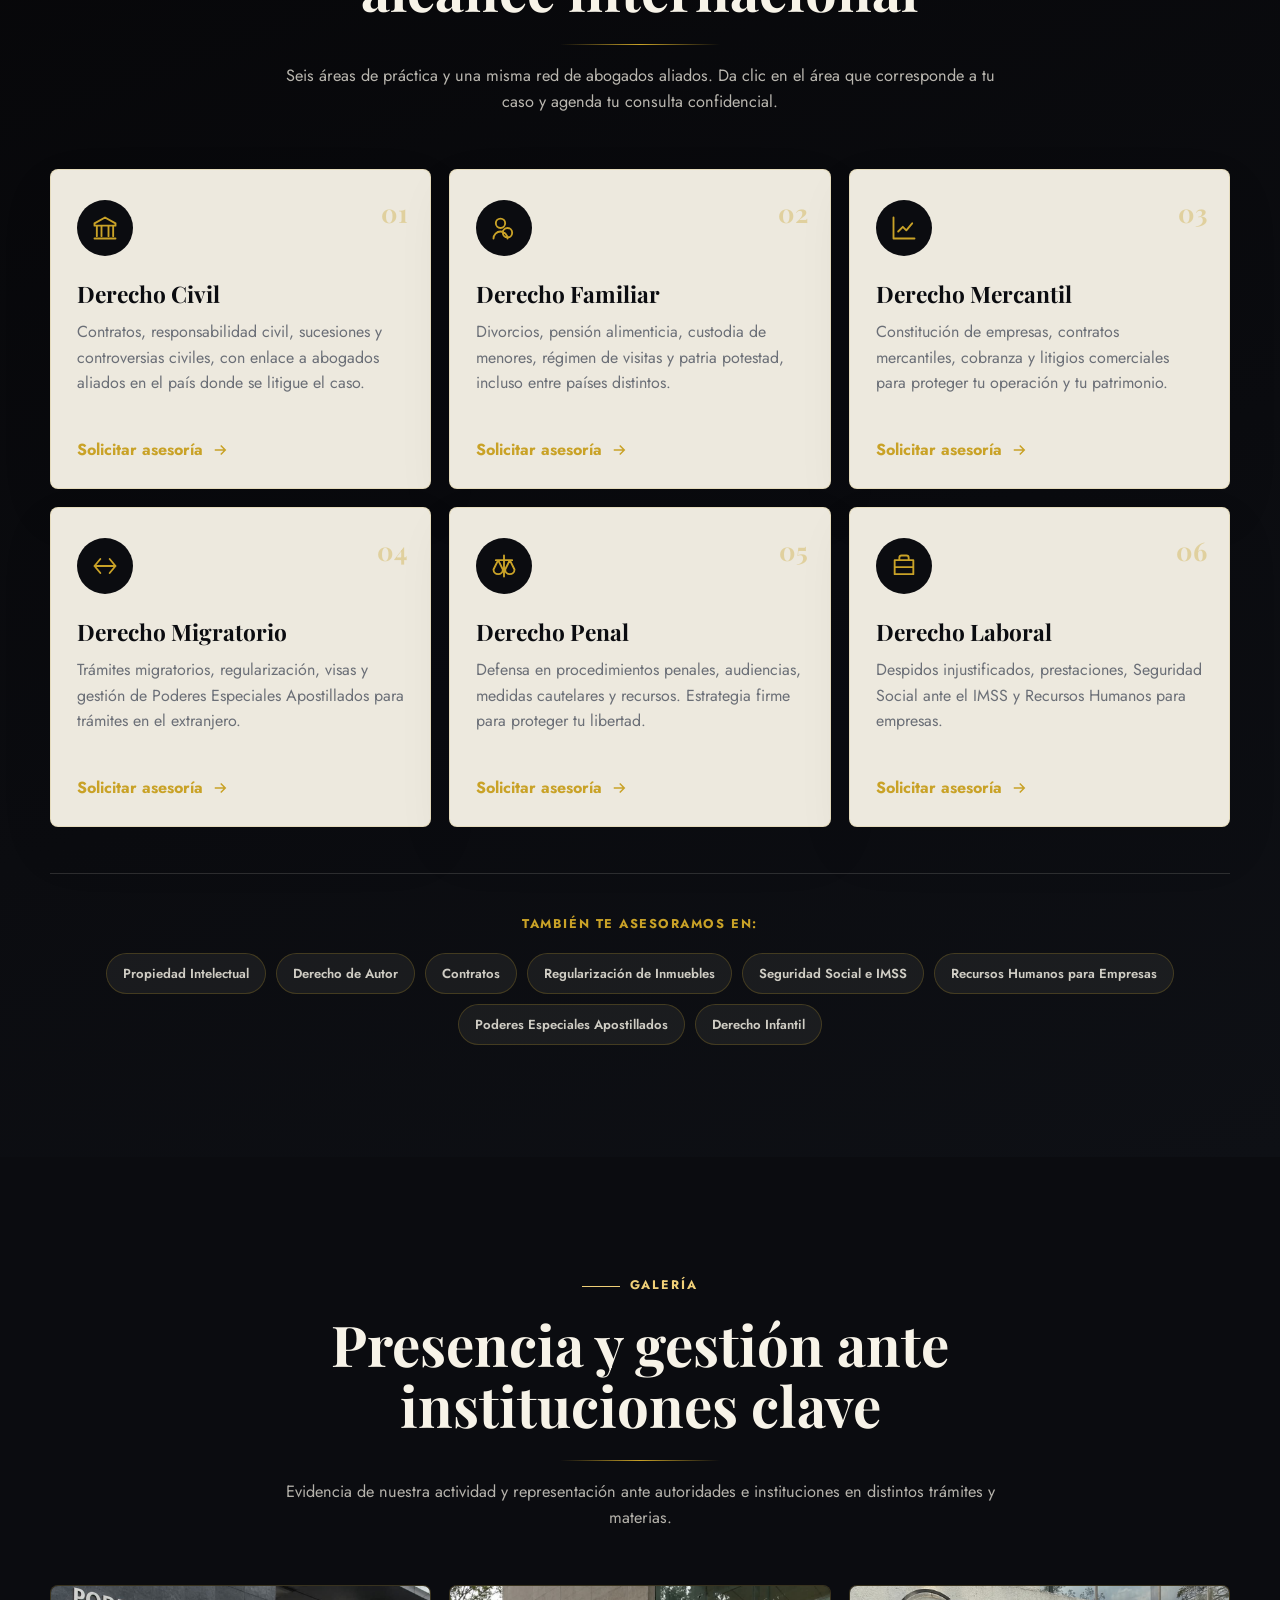
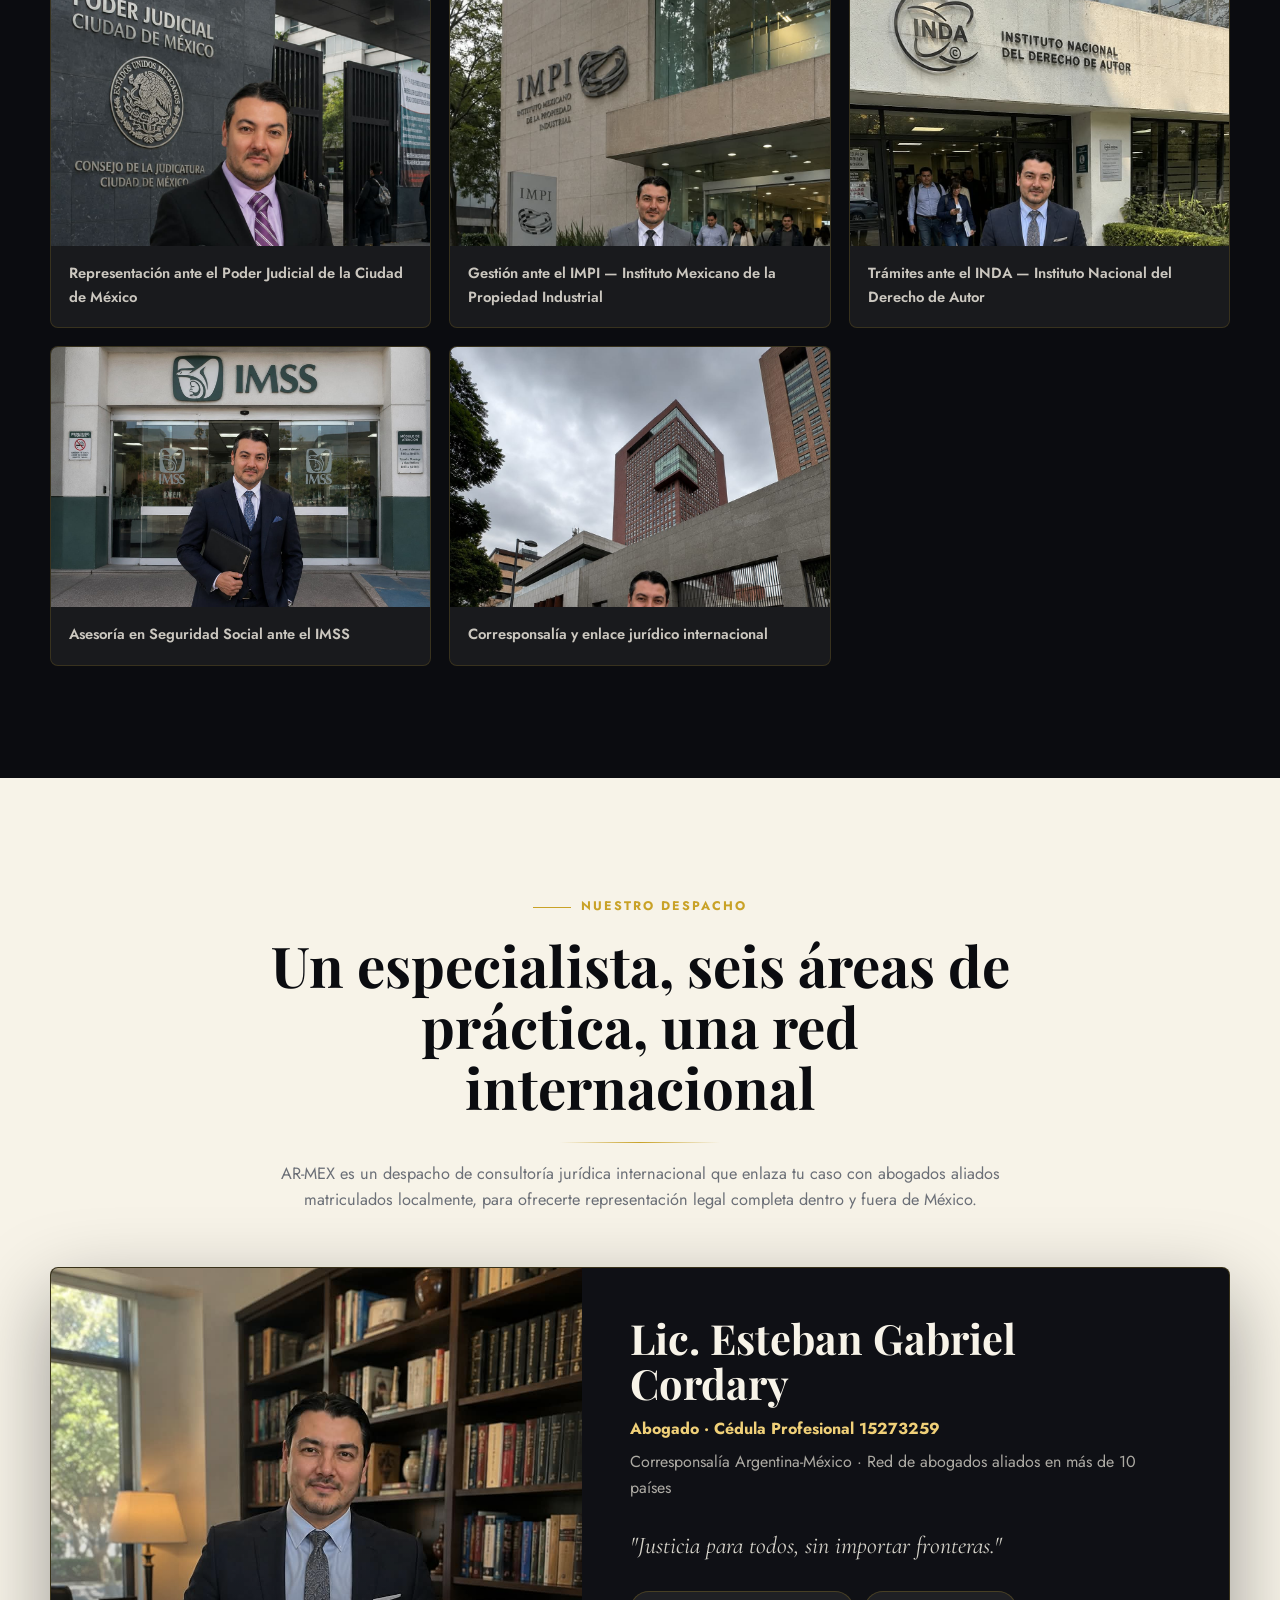
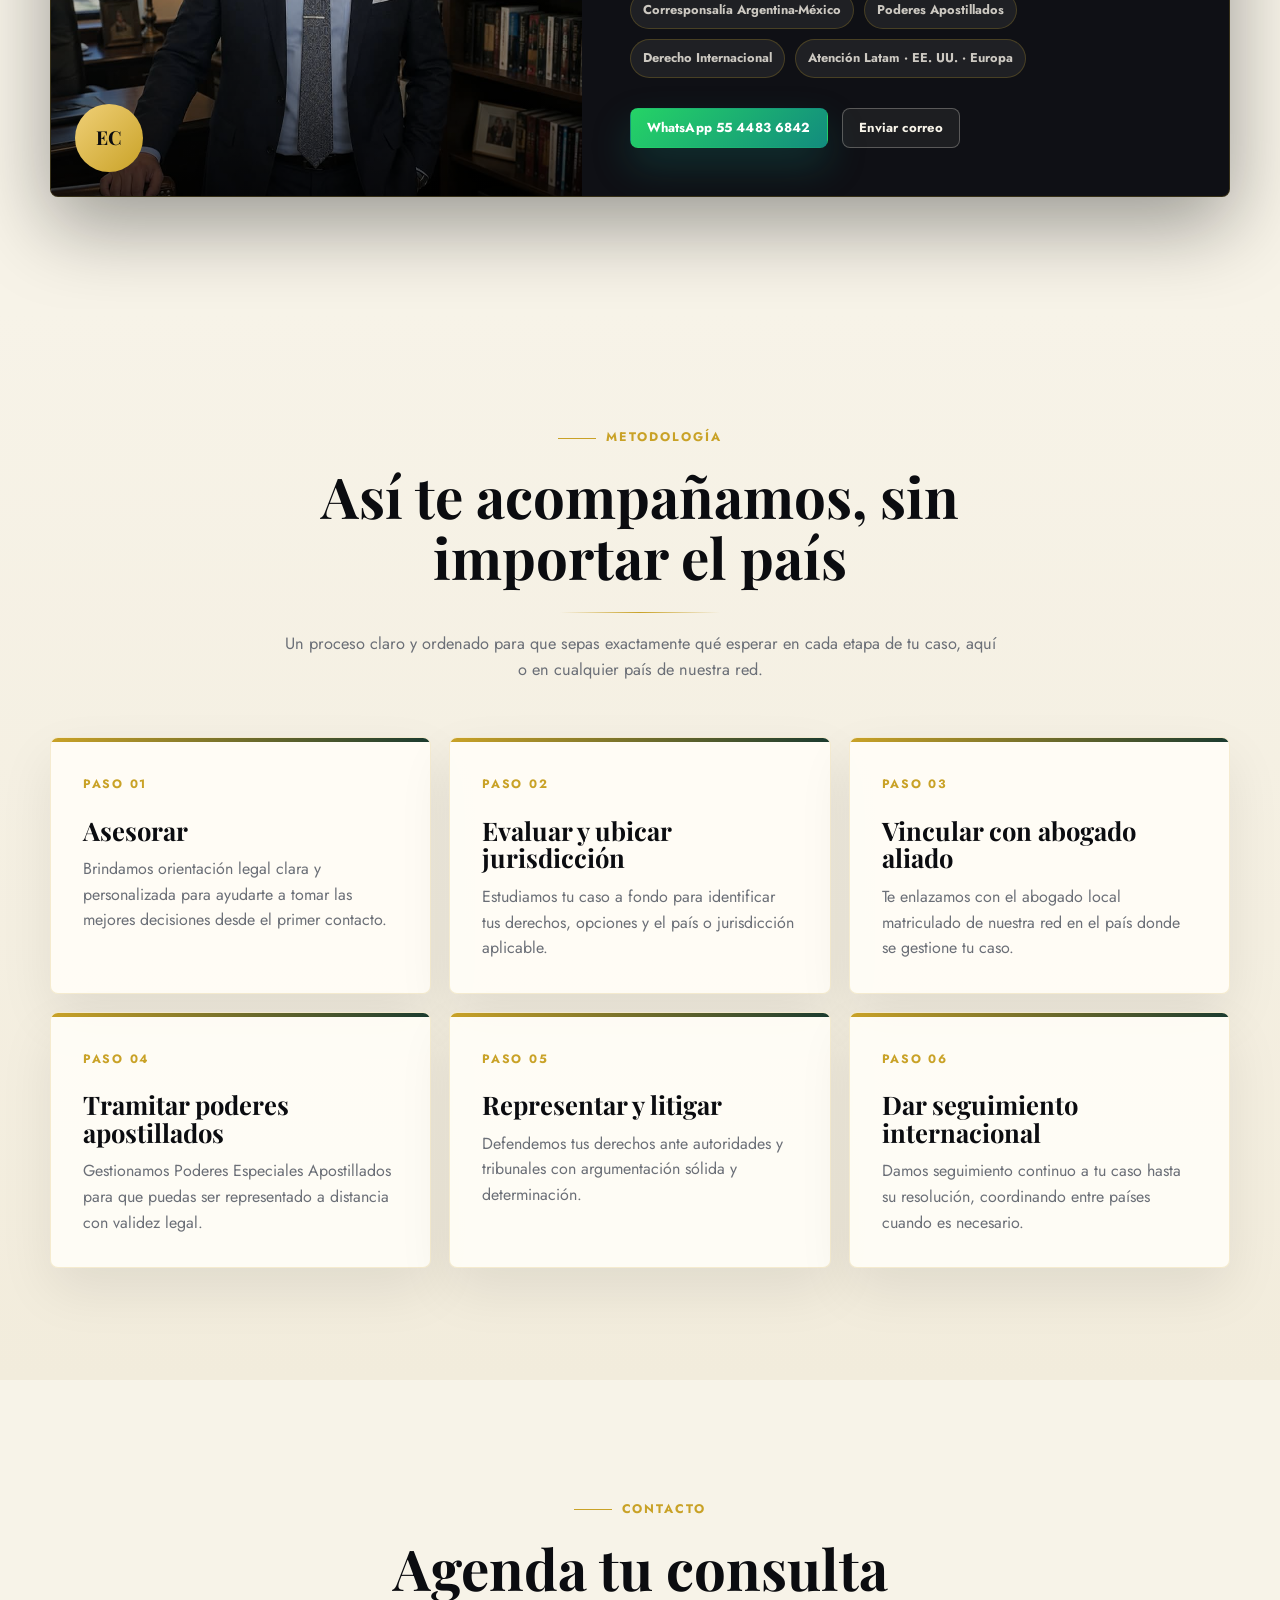
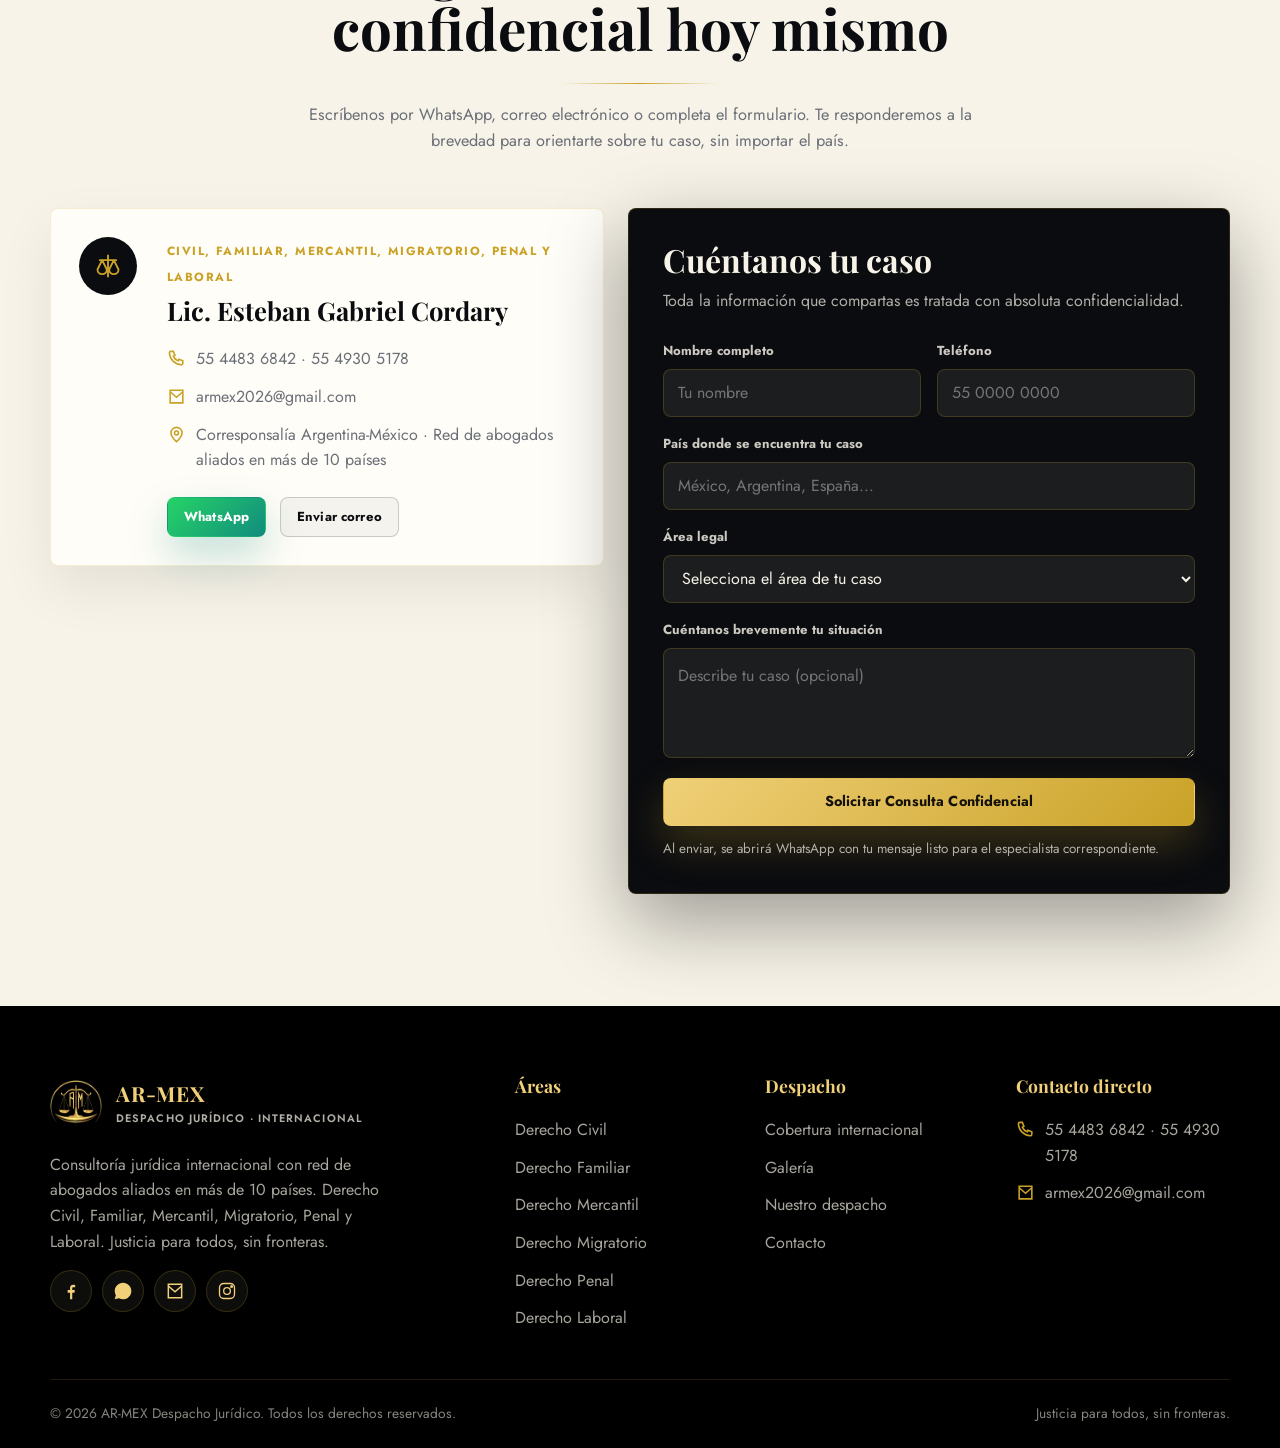
<file: consultoria juridica.html>
<!DOCTYPE html>
<html lang="es-MX">
<head>
<meta charset="UTF-8">
<meta name="viewport" content="width=device-width, initial-scale=1.0">
<title>AR-MEX Despacho Jurídico | Consultoría Jurídica Internacional en Latinoamérica, EE. UU. y Europa</title>
<meta name="description" content="AR-MEX Despacho Jurídico: consultoría jurídica internacional con red de abogados aliados en más de 10 países. Derecho Civil, Familiar, Mercantil, Migratorio, Penal y Laboral. Corresponsalía Argentina-México. Consulta confidencial por WhatsApp.">
<meta name="keywords" content="AR-MEX despacho jurídico, consultoría jurídica internacional, corresponsalía Argentina México, abogados aliados, derecho migratorio, poderes especiales apostillados, derecho civil familiar mercantil penal laboral, Esteban Gabriel Cordary">
<meta name="author" content="AR-MEX Despacho Jurídico — Lic. Esteban Gabriel Cordary">
<meta name="robots" content="index, follow">

<meta property="og:type" content="website">
<meta property="og:title" content="AR-MEX Despacho Jurídico | Consultoría Jurídica Internacional">
<meta property="og:description" content="Red de abogados aliados en más de 10 países. Corresponsalía Argentina-México. Justicia para todos, sin fronteras.">
<meta property="og:image" content="assets/img/og-cover.jpg">
<meta property="og:locale" content="es_MX">

<link rel="icon" type="image/png" sizes="32x32" href="assets/img/favicon-32.png">
<link rel="icon" type="image/png" sizes="48x48" href="assets/img/favicon-48.png">
<link rel="apple-touch-icon" href="assets/img/favicon-180.png">

<link rel="preconnect" href="https://fonts.googleapis.com">
<link rel="preconnect" href="https://fonts.gstatic.com" crossorigin>
<link href="https://fonts.googleapis.com/css2?family=Playfair+Display:ital,wght@0,500;0,600;0,700;1,600&family=Cormorant+Garamond:ital,wght@0,500;1,500;1,600&family=Jost:wght@300;400;500;600;700&display=swap" rel="stylesheet">

<link rel="stylesheet" href="css/style.css">
</head>
<body>

<!-- ============================================================
     LOADING SCREEN
     ============================================================ -->
<div id="loading-screen">
  <div class="loader-glow" aria-hidden="true"></div>
  <div class="loader-emblem">
    <img src="assets/img/logo-mark.png" alt="Cargando AR-MEX Despacho Jurídico">
  </div>
  <span class="loader-text">AR-MEX Despacho Jurídico</span>
  <div class="loader-bar"></div>
</div>

<!-- ============================================================
     HEADER
     ============================================================ -->
<header class="site-header" id="siteHeader">
  <div class="container">
    <a href="#inicio" class="brand">
      <img src="assets/img/logo-mark.png" alt="Escudo AR-MEX Despacho Jurídico, balanza dorada">
      <span class="brand-text">
        <strong>AR-MEX</strong>
        <span>Despacho Jurídico · Internacional</span>
      </span>
    </a>

    <nav class="main-nav">
      <ul>
        <li><a href="#cobertura">Cobertura internacional</a></li>
        <li><a href="#servicios">Áreas de práctica</a></li>
        <li><a href="#galeria">Galería</a></li>
        <li><a href="#nosotros">Nuestro despacho</a></li>
        <li><a href="#contacto">Contacto</a></li>
      </ul>
    </nav>

    <div class="header-cta">
      <a href="https://wa.me/525544836842?text=Hola%2C%20necesito%20una%20consulta%20jur%C3%ADdica%20confidencial." target="_blank" rel="noopener" class="btn btn-outline-light btn-sm">Consulta confidencial</a>
      <button class="nav-toggle" id="navToggle" aria-label="Abrir menú" aria-expanded="false">
        <span></span><span></span><span></span>
      </button>
    </div>
  </div>
</header>

<!-- Mobile full-screen nav -->
<nav class="mobile-nav" id="mobileNav">
  <a href="#cobertura">Cobertura internacional</a>
  <a href="#servicios">Áreas de práctica</a>
  <a href="#galeria">Galería</a>
  <a href="#nosotros">Nuestro despacho</a>
  <a href="#contacto">Contacto</a>
  <a href="https://wa.me/525544836842" target="_blank" rel="noopener" class="btn btn-gold"><span>Escribir por WhatsApp</span></a>
</nav>

<!-- ============================================================
     HERO
     ============================================================ -->
<section class="hero" id="inicio">
  <canvas id="heroParticles" aria-hidden="true"></canvas>
  <img src="assets/img/logo-mark.png" alt="" class="hero-emblem-float" aria-hidden="true">
  <div class="container hero-grid">
    <div data-reveal>
      <span class="eyebrow on-dark">AR-MEX Despacho Jurídico · Consultoría Internacional</span>
      <h1>Tu defensa legal, <em>sin fronteras.</em></h1>
      <p class="hero-typeline">Presencia y enlace jurídico en <span id="typeTarget"></span></p>
      <p class="lead">Gestionamos y damos seguimiento a tu caso en materia Civil, Familiar, Mercantil, Migratoria, Penal y Laboral, a través de una red de abogados aliados locales en más de 10 países. Corresponsalía Argentina-México. Justicia para todos, sin importar la distancia.</p>
      <div class="hero-actions">
        <a href="https://wa.me/525544836842?text=Hola%2C%20necesito%20una%20consulta%20jur%C3%ADdica%20confidencial." target="_blank" rel="noopener" class="btn btn-whatsapp">
          <svg viewBox="0 0 24 24" fill="currentColor"><path d="M12.04 2c-5.5 0-9.96 4.46-9.96 9.96 0 1.76.46 3.48 1.34 5L2 22l5.2-1.36a9.94 9.94 0 0 0 4.84 1.23h.01c5.5 0 9.96-4.46 9.96-9.96S17.54 2 12.04 2Zm5.86 14.24c-.25.7-1.45 1.35-2 1.44-.53.08-1.13.11-3.36-.7-2.82-1.05-4.65-3.9-4.79-4.08-.14-.18-1.14-1.52-1.14-2.9 0-1.38.72-2.05.98-2.33.26-.28.56-.35.75-.35h.53c.17 0 .4-.06.62.48.25.6.85 2.08.92 2.23.07.15.12.33.02.53-.1.2-.15.32-.3.5-.15.18-.31.4-.45.53-.15.15-.3.31-.13.6.17.3.77 1.27 1.65 2.06 1.13 1.02 2.08 1.34 2.37 1.49.29.15.46.13.63-.08.17-.2.72-.85.92-1.14.2-.29.4-.24.65-.14.26.1 1.65.78 1.94.93.28.14.47.21.53.33.07.13.07.72-.18 1.4Z"/></svg>
          Solicitar Consulta Confidencial
        </a>
        <a href="#cobertura" class="btn btn-outline-light">Ver cobertura internacional</a>
      </div>

      <div class="hero-badges">
        <div class="hero-badge"><span class="num"><span data-count="10" data-suffix="+">0</span></span><span>Países con abogados aliados</span></div>
        <div class="hero-badge"><span class="num"><span data-count="6">0</span></span><span>Áreas del derecho cubiertas</span></div>
        <div class="hero-badge"><span class="num">AR·MX</span><span>Corresponsalía Argentina-México</span></div>
        <div class="hero-badge"><span class="num">100%</span><span>Consulta confidencial</span></div>
      </div>
    </div>

    <div data-reveal data-reveal-delay="2">
      <div class="hero-card">
        <span class="quote-mark">&ldquo;</span>
        <p>Justicia para todos, en cualquier país donde te encuentres.</p>
        <div class="who">
          <span class="mono">EC</span>
          <div>
            <strong>Lic. Esteban Gabriel Cordary</strong>
            <span>Abogado · Céd. Prof. 15273259</span>
          </div>
        </div>
      </div>
    </div>
  </div>

  <div class="scroll-cue"><span>Descubre más</span><span class="line"></span></div>
</section>

<!-- ============================================================
     TRUST BAR
     ============================================================ -->
<div class="trust-bar">
  <div class="container trust-grid">
    <div class="trust-item" data-reveal><div class="n"><span data-count="10" data-suffix="+">0</span></div><p>Países con red de abogados aliados</p></div>
    <div class="trust-item" data-reveal data-reveal-delay="1"><div class="n"><span data-count="6">0</span></div><p>Áreas del derecho atendidas</p></div>
    <div class="trust-item" data-reveal data-reveal-delay="2"><div class="n">100%</div><p>Atención personal y confidencial</p></div>
    <div class="trust-item" data-reveal data-reveal-delay="3"><div class="n">24/7</div><p>Contacto para casos urgentes</p></div>
  </div>
</div>

<!-- ============================================================
     COBERTURA INTERNACIONAL
     ============================================================ -->
<section class="section on-navy" id="cobertura">
  <canvas class="section-particles" aria-hidden="true"></canvas>
  <div class="container">
    <div class="section-head" data-reveal>
      <span class="eyebrow on-dark">Red internacional</span>
      <h2>Presencia y enlace jurídico en más de 10 países</h2>
      <div class="divider-orn" aria-hidden="true"></div>
      <p>A través de nuestra corresponsalía Argentina-México y una red de abogados aliados matriculados localmente, gestionamos y damos enlace a tu caso ante juzgados y tribunales de Latinoamérica, Estados Unidos, Canadá y Europa. Tramitamos Poderes Especiales Apostillados para representación a distancia.</p>
    </div>

    <div class="coverage-grid" data-reveal data-reveal-delay="1">
      <span class="coverage-flag">🇲🇽 México</span>
      <span class="coverage-flag">🇦🇷 Argentina</span>
      <span class="coverage-flag">🇧🇷 Brasil</span>
      <span class="coverage-flag">🇨🇴 Colombia</span>
      <span class="coverage-flag">🇨🇱 Chile</span>
      <span class="coverage-flag">🇵🇪 Perú</span>
      <span class="coverage-flag">🇵🇦 Panamá</span>
      <span class="coverage-flag">🇪🇨 Ecuador</span>
      <span class="coverage-flag">🇨🇷 Costa Rica</span>
      <span class="coverage-flag">🇺🇾 Uruguay</span>
      <span class="coverage-flag">🇬🇹 Guatemala</span>
      <span class="coverage-flag">🇩🇴 Rep. Dominicana</span>
      <span class="coverage-flag">🇻🇪 Venezuela</span>
      <span class="coverage-flag">🇺🇸 Estados Unidos</span>
      <span class="coverage-flag">🇨🇦 Canadá</span>
      <span class="coverage-flag">🇪🇸 España</span>
    </div>

    <div class="coverage-callout" data-reveal data-reveal-delay="2">
      <p>Atención en Latinoamérica, Estados Unidos, Canadá <strong>y Europa</strong> · Corresponsalía Argentina-México · Soluciones legales transfronterizas</p>
    </div>
  </div>
</section>

<!-- ============================================================
     CONOCE TUS DERECHOS (área penal)
     ============================================================ -->
<section class="section" id="derechos">
  <div class="container rights-wrap">
    <div class="rights-intro" data-reveal>
      <span class="eyebrow">Derecho Penal</span>
      <h2>¿Te detuvieron o detuvieron a un familiar? Actúa en los primeros minutos.</h2>
      <p>En un procedimiento penal, cada minuto cuenta. Conocer y ejercer tus derechos desde el primer momento puede ser la diferencia entre una defensa sólida y una situación irreversible. Esto es lo primero que debes hacer, en México o en cualquier país donde te enlacemos con un abogado aliado.</p>
      <div class="rights-callout">"Cada minuto puede cambiar completamente el caso."</div>
      <div style="margin-top:32px; display:flex; gap:16px; flex-wrap:wrap;">
        <a href="https://wa.me/525544836842?text=Hola%2C%20necesito%20orientaci%C3%B3n%20legal%20urgente." target="_blank" rel="noopener" class="btn btn-whatsapp">Contacto inmediato: 55 4483 6842</a>
      </div>
    </div>

    <div class="steps-list">
      <div class="step-row" data-reveal>
        <span class="step-num">01</span>
        <div><h4>Mantén la calma</h4><p>Respira, no te alteres y no opongas resistencia. Todo lo que hagas puede afectar tu situación legal.</p></div>
      </div>
      <div class="step-row" data-reveal data-reveal-delay="1">
        <span class="step-num">02</span>
        <div><h4>No declares nada</h4><p>Tienes derecho a guardar silencio. No estás obligado a responder preguntas sin tu abogado presente.</p></div>
      </div>
      <div class="step-row" data-reveal data-reveal-delay="2">
        <span class="step-num">03</span>
        <div><h4>Pide hablar con tu abogado</h4><p>Tienes derecho a una defensa legal. Solicita hablar con tu abogado de confianza de inmediato.</p></div>
      </div>
      <div class="step-row" data-reveal data-reveal-delay="3">
        <span class="step-num">04</span>
        <div><h4>No firmes nada sin leer</h4><p>No firmes documentos ni declaraciones que no hayas leído o entendido por completo.</p></div>
      </div>
      <div class="step-row" data-reveal data-reveal-delay="4">
        <span class="step-num">05</span>
        <div><h4>Informa a un familiar</h4><p>Tienes derecho a que se informe a un familiar o persona de tu confianza sobre tu detención.</p></div>
      </div>
    </div>
  </div>
</section>

<!-- ============================================================
     SERVICIOS
     ============================================================ -->
<section class="section on-navy" id="servicios">
  <canvas class="section-particles" aria-hidden="true"></canvas>
  <div class="container">
    <div class="section-head" data-reveal>
      <span class="eyebrow on-dark">Áreas de práctica</span>
      <h2>Asesoría legal integral, con alcance internacional</h2>
      <div class="divider-orn" aria-hidden="true"></div>
      <p>Seis áreas de práctica y una misma red de abogados aliados. Da clic en el área que corresponde a tu caso y agenda tu consulta confidencial.</p>
    </div>

    <div class="services-grid">
      <div class="service-card" data-reveal>
        <span class="tag">01</span>
        <div class="icon-badge"><svg viewBox="0 0 24 24" fill="none" stroke-width="1.6" stroke-linecap="round" stroke-linejoin="round"><path d="M12 3 3 8v2h18V8L12 3ZM5 10v9M9 10v9M15 10v9M19 10v9M3 21h18"/></svg></div>
        <h3>Derecho Civil</h3>
        <p>Contratos, responsabilidad civil, sucesiones y controversias civiles, con enlace a abogados aliados en el país donde se litigue el caso.</p>
        <a href="https://wa.me/525544836842?text=Hola%2C%20necesito%20asesor%C3%ADa%20en%20Derecho%20Civil." target="_blank" rel="noopener" class="learn">Solicitar asesoría <svg viewBox="0 0 24 24" fill="none" stroke="currentColor" stroke-width="2"><path d="M5 12h14M13 6l6 6-6 6"/></svg></a>
      </div>

      <div class="service-card" data-reveal data-reveal-delay="1">
        <span class="tag">02</span>
        <div class="icon-badge"><svg viewBox="0 0 24 24" fill="none" stroke-width="1.6" stroke-linecap="round" stroke-linejoin="round"><path d="M9 12a4 4 0 1 0 0-8 4 4 0 0 0 0 8Zm6 8a4 4 0 1 0 0-8 4 4 0 0 0 0 8ZM3 21c0-3.3 2.7-6 6-6s6 2.7 6 6"/></svg></div>
        <h3>Derecho Familiar</h3>
        <p>Divorcios, pensión alimenticia, custodia de menores, régimen de visitas y patria potestad, incluso entre países distintos.</p>
        <a href="https://wa.me/525544836842?text=Hola%2C%20necesito%20asesor%C3%ADa%20en%20Derecho%20Familiar." target="_blank" rel="noopener" class="learn">Solicitar asesoría <svg viewBox="0 0 24 24" fill="none" stroke="currentColor" stroke-width="2"><path d="M5 12h14M13 6l6 6-6 6"/></svg></a>
      </div>

      <div class="service-card" data-reveal data-reveal-delay="2">
        <span class="tag">03</span>
        <div class="icon-badge"><svg viewBox="0 0 24 24" fill="none" stroke-width="1.6" stroke-linecap="round" stroke-linejoin="round"><path d="M3 3v18M3 21h18M7 15l4-4 3 3 5-6"/></svg></div>
        <h3>Derecho Mercantil</h3>
        <p>Constitución de empresas, contratos mercantiles, cobranza y litigios comerciales para proteger tu operación y tu patrimonio.</p>
        <a href="https://wa.me/525544836842?text=Hola%2C%20necesito%20asesor%C3%ADa%20en%20Derecho%20Mercantil." target="_blank" rel="noopener" class="learn">Solicitar asesoría <svg viewBox="0 0 24 24" fill="none" stroke="currentColor" stroke-width="2"><path d="M5 12h14M13 6l6 6-6 6"/></svg></a>
      </div>

      <div class="service-card" data-reveal data-reveal-delay="3">
        <span class="tag">04</span>
        <div class="icon-badge"><svg viewBox="0 0 24 24" fill="none" stroke-width="1.6" stroke-linecap="round" stroke-linejoin="round"><path d="M3 12h18M3 12l5-6M3 12l5 6M21 12l-5-6M21 12l-5 6"/></svg></div>
        <h3>Derecho Migratorio</h3>
        <p>Trámites migratorios, regularización, visas y gestión de Poderes Especiales Apostillados para trámites en el extranjero.</p>
        <a href="https://wa.me/525544836842?text=Hola%2C%20necesito%20asesor%C3%ADa%20en%20Derecho%20Migratorio." target="_blank" rel="noopener" class="learn">Solicitar asesoría <svg viewBox="0 0 24 24" fill="none" stroke="currentColor" stroke-width="2"><path d="M5 12h14M13 6l6 6-6 6"/></svg></a>
      </div>

      <div class="service-card" data-reveal data-reveal-delay="4">
        <span class="tag">05</span>
        <div class="icon-badge"><svg viewBox="0 0 24 24" fill="none" stroke-width="1.6" stroke-linecap="round" stroke-linejoin="round"><path d="M12 3v18M5 7h14M7 7l-4 8a4 4 0 0 0 8 0l-4-8Zm10 0l-4 8a4 4 0 0 0 8 0l-4-8Z"/></svg></div>
        <h3>Derecho Penal</h3>
        <p>Defensa en procedimientos penales, audiencias, medidas cautelares y recursos. Estrategia firme para proteger tu libertad.</p>
        <a href="https://wa.me/525544836842?text=Hola%2C%20necesito%20asesor%C3%ADa%20en%20Derecho%20Penal." target="_blank" rel="noopener" class="learn">Solicitar asesoría <svg viewBox="0 0 24 24" fill="none" stroke="currentColor" stroke-width="2"><path d="M5 12h14M13 6l6 6-6 6"/></svg></a>
      </div>

      <div class="service-card" data-reveal data-reveal-delay="5">
        <span class="tag">06</span>
        <div class="icon-badge"><svg viewBox="0 0 24 24" fill="none" stroke-width="1.6" stroke-linecap="round" stroke-linejoin="round"><path d="M4 7h16v12H4V7Zm4 0V5a2 2 0 0 1 2-2h4a2 2 0 0 1 2 2v2M4 13h16"/></svg></div>
        <h3>Derecho Laboral</h3>
        <p>Despidos injustificados, prestaciones, Seguridad Social ante el IMSS y Recursos Humanos para empresas.</p>
        <a href="https://wa.me/525544836842?text=Hola%2C%20necesito%20asesor%C3%ADa%20en%20Derecho%20Laboral." target="_blank" rel="noopener" class="learn">Solicitar asesoría <svg viewBox="0 0 24 24" fill="none" stroke="currentColor" stroke-width="2"><path d="M5 12h14M13 6l6 6-6 6"/></svg></a>
      </div>
    </div>

    <div class="services-extra" data-reveal data-reveal-delay="1">
      <span class="services-extra-label">También te asesoramos en:</span>
      <div class="services-extra-tags">
        <span>Propiedad Intelectual</span>
        <span>Derecho de Autor</span>
        <span>Contratos</span>
        <span>Regularización de Inmuebles</span>
        <span>Seguridad Social e IMSS</span>
        <span>Recursos Humanos para Empresas</span>
        <span>Poderes Especiales Apostillados</span>
        <span>Derecho Infantil</span>
      </div>
    </div>
  </div>
</section>

<!-- ============================================================
     GALERÍA
     ============================================================ -->
<section class="section gallery-section" id="galeria">
  <div class="container">
    <div class="section-head" data-reveal>
      <span class="eyebrow on-dark">Galería</span>
      <h2>Presencia y gestión ante instituciones clave</h2>
      <div class="divider-orn" aria-hidden="true"></div>
      <p>Evidencia de nuestra actividad y representación ante autoridades e instituciones en distintos trámites y materias.</p>
    </div>

    <div class="gallery-grid">
      <figure data-reveal>
        <img src="assets/img/gallery-poder-judicial.jpg" alt="Lic. Esteban Gabriel Cordary en el Poder Judicial de la Ciudad de México">
        <figcaption>Representación ante el Poder Judicial de la Ciudad de México</figcaption>
      </figure>
      <figure data-reveal data-reveal-delay="1">
        <img src="assets/img/gallery-impi.jpg" alt="Gestión ante el IMPI, Instituto Mexicano de la Propiedad Industrial">
        <figcaption>Gestión ante el IMPI — Instituto Mexicano de la Propiedad Industrial</figcaption>
      </figure>
      <figure data-reveal data-reveal-delay="2">
        <img src="assets/img/gallery-inda.jpg" alt="Trámite ante el INDA, Instituto Nacional del Derecho de Autor">
        <figcaption>Trámites ante el INDA — Instituto Nacional del Derecho de Autor</figcaption>
      </figure>
      <figure data-reveal data-reveal-delay="3">
        <img src="assets/img/gallery-imss.jpg" alt="Asesoría en Seguridad Social ante el IMSS">
        <figcaption>Asesoría en Seguridad Social ante el IMSS</figcaption>
      </figure>
      <figure data-reveal data-reveal-delay="4">
        <img src="assets/img/attorney-media.jpg" alt="Corresponsalía y enlace jurídico internacional AR-MEX">
        <figcaption>Corresponsalía y enlace jurídico internacional</figcaption>
      </figure>
    </div>
  </div>
</section>

<!-- ============================================================
     NOSOTROS / ABOGADOS
     ============================================================ -->
<section class="section" id="nosotros">
  <div class="container">
    <div class="section-head" data-reveal>
      <span class="eyebrow">Nuestro despacho</span>
      <h2>Un especialista, seis áreas de práctica, una red internacional</h2>
      <div class="divider-orn" aria-hidden="true"></div>
      <p>AR-MEX es un despacho de consultoría jurídica internacional que enlaza tu caso con abogados aliados matriculados localmente, para ofrecerte representación legal completa dentro y fuera de México.</p>
    </div>

    <div class="attorneys-grid">
      <article class="attorney-card" data-reveal>
        <div class="attorney-media" role="img" aria-label="Lic. Esteban Gabriel Cordary en enlace jurídico internacional">
          <div class="media-frame"><div class="media-bg"></div></div>
          <div class="attorney-monogram">EC</div>
        </div>
        <div class="attorney-body">
          <h3>Lic. Esteban Gabriel Cordary</h3>
          <span class="attorney-role">Abogado · Cédula Profesional 15273259</span>
          <span class="attorney-meta">Corresponsalía Argentina-México · Red de abogados aliados en más de 10 países</span>
          <p class="attorney-quote">"Justicia para todos, sin importar fronteras."</p>
          <div class="attorney-tags">
            <span>Corresponsalía Argentina-México</span>
            <span>Poderes Apostillados</span>
            <span>Derecho Internacional</span>
            <span>Atención Latam · EE. UU. · Europa</span>
          </div>
          <div class="attorney-contact">
            <a href="https://wa.me/525544836842" target="_blank" rel="noopener" class="btn btn-whatsapp btn-sm">WhatsApp 55 4483 6842</a>
            <a href="mailto:armex2026@gmail.com" class="btn btn-outline-light btn-sm">Enviar correo</a>
          </div>
        </div>
      </article>
    </div>
  </div>
</section>

<!-- ============================================================
     PROCESO / CÓMO TRABAJAMOS
     ============================================================ -->
<section class="section alt-bg" id="proceso">
  <div class="container">
    <div class="section-head" data-reveal>
      <span class="eyebrow">Metodología</span>
      <h2>Así te acompañamos, sin importar el país</h2>
      <div class="divider-orn" aria-hidden="true"></div>
      <p>Un proceso claro y ordenado para que sepas exactamente qué esperar en cada etapa de tu caso, aquí o en cualquier país de nuestra red.</p>
    </div>

    <div class="process-grid">
      <div class="process-item" data-reveal>
        <span class="pnum">PASO 01</span>
        <h3>Asesorar</h3>
        <p>Brindamos orientación legal clara y personalizada para ayudarte a tomar las mejores decisiones desde el primer contacto.</p>
      </div>
      <div class="process-item" data-reveal data-reveal-delay="1">
        <span class="pnum">PASO 02</span>
        <h3>Evaluar y ubicar jurisdicción</h3>
        <p>Estudiamos tu caso a fondo para identificar tus derechos, opciones y el país o jurisdicción aplicable.</p>
      </div>
      <div class="process-item" data-reveal data-reveal-delay="2">
        <span class="pnum">PASO 03</span>
        <h3>Vincular con abogado aliado</h3>
        <p>Te enlazamos con el abogado local matriculado de nuestra red en el país donde se gestione tu caso.</p>
      </div>
      <div class="process-item" data-reveal data-reveal-delay="3">
        <span class="pnum">PASO 04</span>
        <h3>Tramitar poderes apostillados</h3>
        <p>Gestionamos Poderes Especiales Apostillados para que puedas ser representado a distancia con validez legal.</p>
      </div>
      <div class="process-item" data-reveal data-reveal-delay="4">
        <span class="pnum">PASO 05</span>
        <h3>Representar y litigar</h3>
        <p>Defendemos tus derechos ante autoridades y tribunales con argumentación sólida y determinación.</p>
      </div>
      <div class="process-item" data-reveal data-reveal-delay="5">
        <span class="pnum">PASO 06</span>
        <h3>Dar seguimiento internacional</h3>
        <p>Damos seguimiento continuo a tu caso hasta su resolución, coordinando entre países cuando es necesario.</p>
      </div>
    </div>
  </div>
</section>

<!-- ============================================================
     CONTACTO
     ============================================================ -->
<section class="section" id="contacto">
  <div class="container">
    <div class="section-head" data-reveal>
      <span class="eyebrow">Contacto</span>
      <h2>Agenda tu consulta confidencial hoy mismo</h2>
      <div class="divider-orn" aria-hidden="true"></div>
      <p>Escríbenos por WhatsApp, correo electrónico o completa el formulario. Te responderemos a la brevedad para orientarte sobre tu caso, sin importar el país.</p>
    </div>

    <div class="contact-wrap">
      <div class="contact-cards" data-reveal>
        <div class="contact-card">
          <div class="icon-badge"><svg viewBox="0 0 24 24" fill="none" stroke-width="1.6" stroke-linecap="round" stroke-linejoin="round"><path d="M12 3v18M5 7h14M7 7l-4 8a4 4 0 0 0 8 0l-4-8Zm10 0l-4 8a4 4 0 0 0 8 0l-4-8Z"/></svg></div>
          <div>
            <span class="role">Civil, Familiar, Mercantil, Migratorio, Penal y Laboral</span>
            <h4>Lic. Esteban Gabriel Cordary</h4>
            <ul>
              <li><svg viewBox="0 0 24 24" fill="none" stroke="currentColor" stroke-width="2"><path d="M3 5a2 2 0 0 1 2-2h3l2 5-2 1a11 11 0 0 0 6 6l1-2 5 2v3a2 2 0 0 1-2 2A16 16 0 0 1 3 5Z"/></svg> 55 4483 6842 · 55 4930 5178</li>
              <li><svg viewBox="0 0 24 24" fill="none" stroke="currentColor" stroke-width="2"><path d="M4 4h16v16H4V4Zm0 2 8 7 8-7"/></svg> armex2026@gmail.com</li>
              <li><svg viewBox="0 0 24 24" fill="none" stroke="currentColor" stroke-width="2"><path d="M12 21s-7-6.2-7-11a7 7 0 0 1 14 0c0 4.8-7 11-7 11Z"/><circle cx="12" cy="10" r="2.5"/></svg> Corresponsalía Argentina-México · Red de abogados aliados en más de 10 países</li>
            </ul>
            <div class="mini-actions">
              <a href="https://wa.me/525544836842" target="_blank" rel="noopener" class="btn btn-whatsapp btn-sm">WhatsApp</a>
              <a href="mailto:armex2026@gmail.com" class="btn btn-outline-dark btn-sm">Enviar correo</a>
            </div>
          </div>
        </div>
      </div>

      <div class="contact-form" data-reveal data-reveal-delay="2">
        <h3>Cuéntanos tu caso</h3>
        <p>Toda la información que compartas es tratada con absoluta confidencialidad.</p>
        <form id="contactForm">
          <div class="form-grid">
            <div class="field">
              <label for="nombre">Nombre completo</label>
              <input type="text" id="nombre" name="nombre" placeholder="Tu nombre" required>
            </div>
            <div class="field">
              <label for="telefono">Teléfono</label>
              <input type="tel" id="telefono" name="telefono" placeholder="55 0000 0000" required>
            </div>
            <div class="field full">
              <label for="pais">País donde se encuentra tu caso</label>
              <input type="text" id="pais" name="pais" placeholder="México, Argentina, España...">
            </div>
            <div class="field full">
              <label for="area">Área legal</label>
              <select id="area" name="area" required>
                <option value="" disabled selected>Selecciona el área de tu caso</option>
                <option value="Derecho Civil">Derecho Civil</option>
                <option value="Derecho Familiar">Derecho Familiar</option>
                <option value="Derecho Mercantil">Derecho Mercantil</option>
                <option value="Derecho Migratorio">Derecho Migratorio</option>
                <option value="Derecho Penal">Derecho Penal</option>
                <option value="Derecho Laboral">Derecho Laboral</option>
                <option value="Propiedad Intelectual">Propiedad Intelectual</option>
                <option value="Otro">Otro</option>
              </select>
            </div>
            <div class="field full">
              <label for="mensaje">Cuéntanos brevemente tu situación</label>
              <textarea id="mensaje" name="mensaje" placeholder="Describe tu caso (opcional)"></textarea>
            </div>
          </div>
          <div class="form-foot">
            <button type="submit" class="btn btn-gold btn-block"><span>Solicitar Consulta Confidencial</span></button>
            <p class="form-note">Al enviar, se abrirá WhatsApp con tu mensaje listo para el especialista correspondiente.</p>
          </div>
        </form>
      </div>
    </div>
  </div>
</section>

<!-- ============================================================
     FOOTER
     ============================================================ -->
<footer class="site-footer">
  <div class="container footer-grid">
    <div>
      <div class="footer-brand">
        <img src="assets/img/logo-mark.png" alt="AR-MEX Despacho Jurídico">
        <span>
          <strong>AR-MEX</strong>
          <span>Despacho Jurídico · Internacional</span>
        </span>
      </div>
      <p class="desc">Consultoría jurídica internacional con red de abogados aliados en más de 10 países. Derecho Civil, Familiar, Mercantil, Migratorio, Penal y Laboral. Justicia para todos, sin fronteras.</p>
      <div class="footer-social">
        <a href="#" aria-label="Facebook" title="Facebook"><svg viewBox="0 0 24 24" fill="currentColor"><path d="M13.5 22v-8h2.7l.4-3.1h-3.1V9c0-.9.25-1.5 1.53-1.5H17V4.7A21 21 0 0 0 14.7 4.6c-2.27 0-3.83 1.38-3.83 3.93v2.36H8v3.1h2.87V22h2.63Z"/></svg></a>
        <a href="https://wa.me/525544836842" target="_blank" rel="noopener" aria-label="WhatsApp" title="WhatsApp"><svg viewBox="0 0 24 24" fill="currentColor"><path d="M12.04 2c-5.5 0-9.96 4.46-9.96 9.96 0 1.76.46 3.48 1.34 5L2 22l5.2-1.36a9.94 9.94 0 0 0 4.84 1.23h.01c5.5 0 9.96-4.46 9.96-9.96S17.54 2 12.04 2Z"/></svg></a>
        <a href="mailto:armex2026@gmail.com" aria-label="Correo" title="Correo"><svg viewBox="0 0 24 24" fill="none" stroke="currentColor" stroke-width="1.8"><path d="M4 4h16v16H4V4Zm0 2 8 7 8-7"/></svg></a>
        <a href="#" aria-label="Instagram" title="Instagram"><svg viewBox="0 0 24 24" fill="none" stroke="currentColor" stroke-width="1.6"><rect x="3" y="3" width="18" height="18" rx="5"/><circle cx="12" cy="12" r="4"/><circle cx="17.5" cy="6.5" r="1"/></svg></a>
      </div>
    </div>

    <div class="footer-col">
      <h5>Áreas</h5>
      <ul>
        <li><a href="#servicios">Derecho Civil</a></li>
        <li><a href="#servicios">Derecho Familiar</a></li>
        <li><a href="#servicios">Derecho Mercantil</a></li>
        <li><a href="#servicios">Derecho Migratorio</a></li>
        <li><a href="#servicios">Derecho Penal</a></li>
        <li><a href="#servicios">Derecho Laboral</a></li>
      </ul>
    </div>

    <div class="footer-col">
      <h5>Despacho</h5>
      <ul>
        <li><a href="#cobertura">Cobertura internacional</a></li>
        <li><a href="#galeria">Galería</a></li>
        <li><a href="#nosotros">Nuestro despacho</a></li>
        <li><a href="#contacto">Contacto</a></li>
      </ul>
    </div>

    <div class="footer-col">
      <h5>Contacto directo</h5>
      <ul>
        <li><svg viewBox="0 0 24 24" fill="none" stroke="currentColor" stroke-width="2"><path d="M3 5a2 2 0 0 1 2-2h3l2 5-2 1a11 11 0 0 0 6 6l1-2 5 2v3a2 2 0 0 1-2 2A16 16 0 0 1 3 5Z"/></svg> 55 4483 6842 · 55 4930 5178</li>
        <li><svg viewBox="0 0 24 24" fill="none" stroke="currentColor" stroke-width="2"><path d="M4 4h16v16H4V4Zm0 2 8 7 8-7"/></svg> armex2026@gmail.com</li>
      </ul>
    </div>
  </div>

  <div class="container footer-bottom">
    <span>&copy; <span id="year"></span> AR-MEX Despacho Jurídico. Todos los derechos reservados.</span>
    <span>Justicia para todos, sin fronteras.</span>
  </div>
</footer>

<!-- ============================================================
     FLOATING ACTIONS
     ============================================================ -->
<div class="wa-float">
  <div class="wa-menu" id="waMenu">
    <a href="https://wa.me/525544836842?text=Hola%2C%20necesito%20asesor%C3%ADa%20legal." target="_blank" rel="noopener">
      <span class="ico"><svg viewBox="0 0 24 24" fill="currentColor"><path d="M12.04 2c-5.5 0-9.96 4.46-9.96 9.96 0 1.76.46 3.48 1.34 5L2 22l5.2-1.36a9.94 9.94 0 0 0 4.84 1.23h.01c5.5 0 9.96-4.46 9.96-9.96S17.54 2 12.04 2Z"/></svg></span>
      <span>Consulta Legal<br><small>Lic. Esteban Cordary</small></span>
    </a>
    <a href="https://wa.me/525544836842?text=Hola%2C%20tengo%20un%20caso%20en%20otro%20pa%C3%ADs%20y%20necesito%20orientaci%C3%B3n%20sobre%20su%20red%20de%20abogados%20aliados." target="_blank" rel="noopener">
      <span class="ico"><svg viewBox="0 0 24 24" fill="currentColor"><path d="M12.04 2c-5.5 0-9.96 4.46-9.96 9.96 0 1.76.46 3.48 1.34 5L2 22l5.2-1.36a9.94 9.94 0 0 0 4.84 1.23h.01c5.5 0 9.96-4.46 9.96-9.96S17.54 2 12.04 2Z"/></svg></span>
      <span>Casos Internacionales<br><small>Corresponsalía Argentina-México</small></span>
    </a>
  </div>
  <button class="wa-toggle" id="waToggle" aria-label="Contactar por WhatsApp" aria-expanded="false">
    <svg viewBox="0 0 24 24" fill="currentColor"><path d="M12.04 2c-5.5 0-9.96 4.46-9.96 9.96 0 1.76.46 3.48 1.34 5L2 22l5.2-1.36a9.94 9.94 0 0 0 4.84 1.23h.01c5.5 0 9.96-4.46 9.96-9.96S17.54 2 12.04 2Zm5.86 14.24c-.25.7-1.45 1.35-2 1.44-.53.08-1.13.11-3.36-.7-2.82-1.05-4.65-3.9-4.79-4.08-.14-.18-1.14-1.52-1.14-2.9 0-1.38.72-2.05.98-2.33.26-.28.56-.35.75-.35h.53c.17 0 .4-.06.62.48.25.6.85 2.08.92 2.23.07.15.12.33.02.53-.1.2-.15.32-.3.5-.15.18-.31.4-.45.53-.15.15-.3.31-.13.6.17.3.77 1.27 1.65 2.06 1.13 1.02 2.08 1.34 2.37 1.49.29.15.46.13.63-.08.17-.2.72-.85.92-1.14.2-.29.4-.24.65-.14.26.1 1.65.78 1.94.93.28.14.47.21.53.33.07.13.07.72-.18 1.4Z"/></svg>
  </button>
</div>

<button class="to-top" id="toTop" aria-label="Volver arriba">
  <svg viewBox="0 0 24 24" fill="none" stroke="currentColor" stroke-width="2" stroke-linecap="round" stroke-linejoin="round"><path d="M12 19V5M5 12l7-7 7 7"/></svg>
</button>

<script>document.getElementById('year').textContent = new Date().getFullYear();</script>
<script src="js/script.js"></script>
</body>
</html>
</file>
<file: css/style.css>
:root {
  --navy: #0b0c10;
  --navy-2: #060608;
  --gold: #c9a227;
  --gold-soft: #f0d078;
  --green: #1b3b2f;
  --cream: #f7f3e8;
  --ink: #17181c;
  --muted: #6b6f77;
  --line: rgba(201, 162, 39, .22);
  --glass: rgba(11, 12, 16, .68);
  --shadow: 0 28px 80px rgba(2, 4, 8, .38);
  --radius: 8px;
}

* { box-sizing: border-box; }

html {
  scroll-behavior: smooth;
}

body {
  margin: 0;
  font-family: "Jost", system-ui, -apple-system, BlinkMacSystemFont, "Segoe UI", sans-serif;
  color: var(--ink);
  background: var(--cream);
  line-height: 1.6;
  overflow-x: hidden;
}

body.loading {
  overflow: hidden;
}

img, svg, iframe, canvas {
  display: block;
  max-width: 100%;
}

a {
  color: inherit;
  text-decoration: none;
}

button, input, select, textarea {
  font: inherit;
}

.container {
  width: calc(100% - 40px);
  max-width: 1180px;
  margin: 0 auto;
}

/* ============ LOADING SCREEN ============ */
#loading-screen {
  position: fixed;
  inset: 0;
  z-index: 9999;
  display: grid;
  place-items: center;
  align-content: center;
  gap: 22px;
  background:
    radial-gradient(circle at 50% 35%, rgba(201, 162, 39, .18), transparent 34%),
    linear-gradient(135deg, #000000, var(--navy) 58%, #000000);
  color: var(--cream);
  transition: opacity .8s ease, visibility .8s ease, transform .8s ease;
}

#loading-screen.is-hidden {
  opacity: 0;
  visibility: hidden;
  transform: scale(1.02);
  pointer-events: none;
}

.loader-glow {
  position: absolute;
  width: min(72vw, 560px);
  aspect-ratio: 1;
  border: 1px solid rgba(201, 162, 39, .2);
  border-radius: 50%;
  animation: loaderPulse 2.7s ease-in-out infinite;
}

.loader-emblem {
  width: 140px;
  height: 140px;
  display: grid;
  place-items: center;
  filter: drop-shadow(0 0 28px rgba(201, 162, 39, .34));
  animation: emblemRise 1.9s cubic-bezier(.2, .8, .2, 1) both;
}

.loader-emblem img {
  width: 100%;
  height: 100%;
  object-fit: contain;
}

.loader-text {
  color: var(--gold-soft);
  font-size: .84rem;
  font-weight: 700;
  letter-spacing: .16em;
  text-transform: uppercase;
}

.loader-bar {
  width: min(260px, 56vw);
  height: 2px;
  overflow: hidden;
  background: rgba(247, 243, 232, .18);
}

.loader-bar::after {
  content: "";
  display: block;
  width: 45%;
  height: 100%;
  background: linear-gradient(90deg, transparent, var(--gold), transparent);
  animation: loadingLine 1.65s ease-in-out infinite;
}

/* ============ HEADER ============ */
.site-header {
  position: fixed;
  top: 0;
  left: 0;
  right: 0;
  z-index: 1000;
  padding: 16px 0;
  color: var(--cream);
  transition: background .35s ease, border-color .35s ease, padding .35s ease, box-shadow .35s ease;
}

.site-header.is-scrolled {
  padding: 10px 0;
  background: rgba(6, 6, 8, .88);
  border-bottom: 1px solid rgba(201, 162, 39, .18);
  box-shadow: 0 18px 42px rgba(0, 0, 0, .3);
  backdrop-filter: blur(18px);
}

.site-header .container {
  display: grid;
  grid-template-columns: auto 1fr auto;
  align-items: center;
  gap: 26px;
}

.brand,
.footer-brand {
  display: inline-flex;
  align-items: center;
  gap: 14px;
}

.brand img {
  width: 54px;
  height: 54px;
  object-fit: contain;
  filter: drop-shadow(0 10px 22px rgba(0, 0, 0, .32));
}

.brand-text {
  display: grid;
  line-height: 1.15;
}

.brand-text strong,
.footer-brand strong {
  font-family: "Playfair Display", serif;
  font-size: 1.3rem;
  letter-spacing: .04em;
  color: var(--gold-soft);
}

.brand-text span,
.footer-brand span span {
  font-size: .68rem;
  font-weight: 600;
  letter-spacing: .1em;
  text-transform: uppercase;
  color: rgba(247, 243, 232, .72);
}

.main-nav ul {
  list-style: none;
  display: flex;
  justify-content: flex-end;
  align-items: center;
  gap: 24px;
  margin: 0;
  padding: 0;
}

.main-nav a {
  position: relative;
  font-size: .84rem;
  font-weight: 600;
  color: rgba(247, 243, 232, .82);
  transition: color .25s ease;
}

.main-nav a::after {
  content: "";
  position: absolute;
  left: 0;
  right: 0;
  bottom: -8px;
  height: 1px;
  transform: scaleX(0);
  transform-origin: left;
  background: var(--gold);
  transition: transform .25s ease;
}

.main-nav a:hover {
  color: var(--gold-soft);
}

.main-nav a:hover::after {
  transform: scaleX(1);
}

.header-cta {
  display: flex;
  align-items: center;
  gap: 12px;
}

/* ============ BUTTONS ============ */
.btn {
  display: inline-flex;
  align-items: center;
  justify-content: center;
  gap: 10px;
  min-height: 48px;
  padding: 0 22px;
  border: 1px solid transparent;
  border-radius: var(--radius);
  font-size: .9rem;
  font-weight: 700;
  letter-spacing: .01em;
  cursor: pointer;
  transition: transform .25s ease, box-shadow .25s ease, background .25s ease, border-color .25s ease, color .25s ease;
}

.btn:hover {
  transform: translateY(-2px);
}

.btn svg {
  width: 19px;
  height: 19px;
}

.btn-sm {
  min-height: 40px;
  padding: 0 16px;
  font-size: .82rem;
}

.btn-gold {
  background: linear-gradient(135deg, var(--gold-soft), var(--gold));
  color: #14100a;
  box-shadow: 0 18px 40px rgba(201, 162, 39, .25);
}

.btn-whatsapp {
  background: linear-gradient(135deg, #25D366, #128C7E);
  color: white;
  box-shadow: 0 18px 38px rgba(18, 140, 126, .26);
}

.btn-outline-light {
  color: var(--cream);
  border-color: rgba(247, 243, 232, .28);
  background: rgba(247, 243, 232, .06);
}

.btn-outline-dark {
  color: var(--navy);
  border-color: rgba(11, 12, 16, .18);
  background: rgba(11, 12, 16, .04);
}

.btn-block {
  width: 100%;
}

.nav-toggle {
  display: none;
  width: 44px;
  height: 44px;
  place-items: center;
  border: 1px solid rgba(247, 243, 232, .22);
  border-radius: var(--radius);
  background: rgba(247, 243, 232, .05);
  cursor: pointer;
}

.nav-toggle span {
  display: block;
  width: 19px;
  height: 2px;
  margin: 3px auto;
  background: var(--cream);
  transition: transform .25s ease, opacity .25s ease;
}

.nav-toggle.is-active span:nth-child(1) { transform: translateY(5px) rotate(45deg); }
.nav-toggle.is-active span:nth-child(2) { opacity: 0; }
.nav-toggle.is-active span:nth-child(3) { transform: translateY(-5px) rotate(-45deg); }

.mobile-nav {
  position: fixed;
  inset: 0;
  z-index: 900;
  display: none;
  padding: 120px 26px 28px;
  background: rgba(6, 6, 8, .97);
  color: var(--cream);
  backdrop-filter: blur(18px);
}

.mobile-nav.is-open {
  display: grid;
  align-content: start;
  gap: 16px;
}

.mobile-nav a:not(.btn) {
  padding: 14px 0;
  border-bottom: 1px solid rgba(247, 243, 232, .12);
  font-family: "Playfair Display", serif;
  font-size: clamp(1.35rem, 7vw, 2rem);
}

/* ============ HERO ============ */
.hero {
  position: relative;
  min-height: 100svh;
  display: grid;
  align-items: center;
  padding: 150px 0 96px;
  color: var(--cream);
  overflow: hidden;
  isolation: isolate;
  background:
    linear-gradient(100deg, rgba(0, 0, 0, .93), rgba(11, 12, 16, .8) 55%, rgba(11, 12, 16, .5)),
    url("../assets/img/hero-bg.jpg") center 22%/cover fixed;
}

.hero::before {
  content: "";
  position: absolute;
  inset: 0;
  z-index: -2;
  background:
    radial-gradient(circle at 18% 24%, rgba(201, 162, 39, .16), transparent 30%),
    linear-gradient(115deg, rgba(11, 12, 16, .2), transparent 48%);
  animation: lightShift 9s ease-in-out infinite alternate;
}

.hero::after {
  content: "";
  position: absolute;
  inset: auto 0 0;
  z-index: -1;
  height: 36%;
  background: linear-gradient(transparent, var(--navy));
}

#heroParticles,
.section-particles {
  position: absolute;
  inset: 0;
  width: 100%;
  height: 100%;
  z-index: -1;
  opacity: .6;
  pointer-events: none;
}

.hero-grid {
  display: grid;
  grid-template-columns: minmax(0, 1.14fr) minmax(330px, .72fr);
  align-items: center;
  gap: 70px;
}

.hero-grid > * { min-width: 0; }

.hero-emblem-float {
  position: absolute;
  right: min(6vw, 90px);
  top: 15vh;
  width: min(28vw, 380px);
  opacity: .1;
  filter: drop-shadow(0 0 50px rgba(201, 162, 39, .24));
  animation: floatEmblem 8s ease-in-out infinite;
}

.eyebrow {
  display: inline-flex;
  align-items: center;
  gap: 10px;
  margin-bottom: 18px;
  color: var(--gold);
  font-size: .78rem;
  font-weight: 700;
  letter-spacing: .16em;
  text-transform: uppercase;
  max-width: 100%;
}

.eyebrow::before {
  content: "";
  width: 38px;
  height: 1px;
  background: currentColor;
}

.on-dark { color: var(--gold-soft); }

h1, h2, h3, h4, h5 {
  margin: 0;
  font-family: "Playfair Display", Georgia, serif;
  line-height: 1.08;
  color: inherit;
  letter-spacing: 0;
}

h1 {
  max-width: 880px;
  font-size: clamp(2.7rem, 6.6vw, 5.4rem);
  font-weight: 700;
  overflow-wrap: break-word;
}

h1 em {
  position: relative;
  display: inline-block;
  color: var(--gold-soft);
  font-style: italic;
  text-shadow: 0 0 36px rgba(201, 162, 39, .22);
}

#typeTarget {
  position: relative;
  display: inline-block;
  color: var(--gold-soft);
  font-style: italic;
  overflow-wrap: anywhere;
}

#typeTarget::after {
  content: "";
  display: inline-block;
  width: .08em;
  height: .82em;
  margin-left: .05em;
  background: var(--gold-soft);
  animation: caret .75s steps(1) infinite;
  vertical-align: -.08em;
}

.hero-typeline {
  display: flex;
  flex-wrap: wrap;
  align-items: baseline;
  gap: .4em;
  margin: 20px 0 0;
  color: rgba(247, 243, 232, .82);
  font-family: "Cormorant Garamond", serif;
  font-size: clamp(1.15rem, 2.1vw, 1.5rem);
  min-height: 1.6em;
}

.lead {
  max-width: 690px;
  margin: 18px 0 0;
  color: rgba(247, 243, 232, .84);
  font-size: clamp(1rem, 1.7vw, 1.15rem);
}

.hero-actions,
.attorney-contact,
.mini-actions {
  display: flex;
  flex-wrap: wrap;
  gap: 14px;
}

.hero-actions { margin-top: 34px; }

.hero-badges {
  display: grid;
  grid-template-columns: repeat(4, minmax(0, 1fr));
  gap: 12px;
  margin-top: 42px;
  max-width: 900px;
}

.hero-badge,
.trust-item,
.process-item,
.service-card,
.contact-card,
.contact-form {
  border: 1px solid rgba(201, 162, 39, .18);
  border-radius: var(--radius);
  background: rgba(247, 243, 232, .78);
  box-shadow: 0 22px 54px rgba(4, 4, 6, .08);
}

.hero-badge {
  min-height: 108px;
  padding: 16px;
  color: var(--cream);
  background: rgba(247, 243, 232, .07);
  backdrop-filter: blur(15px);
}

.hero-badge .num,
.trust-item .n {
  display: block;
  font-family: "Playfair Display", serif;
  color: var(--gold-soft);
  font-size: 1.7rem;
  font-weight: 700;
  line-height: 1;
}

.hero-badge span:last-child,
.trust-item p {
  display: block;
  margin-top: 8px;
  font-size: .78rem;
  color: rgba(247, 243, 232, .76);
}

.hero-card {
  position: relative;
  padding: 40px;
  color: var(--cream);
  border: 1px solid rgba(201, 162, 39, .24);
  border-radius: var(--radius);
  background:
    linear-gradient(180deg, rgba(11, 12, 16, .8), rgba(0, 0, 0, .92)),
    url("../assets/img/attorney-media.jpg") center 20%/cover;
  box-shadow: var(--shadow);
  overflow: hidden;
}

.hero-card::before {
  content: "";
  position: absolute;
  inset: 0;
  background: linear-gradient(135deg, rgba(201, 162, 39, .16), transparent 48%);
  pointer-events: none;
}

.quote-mark {
  position: relative;
  display: block;
  font-family: "Playfair Display", serif;
  font-size: 5rem;
  color: var(--gold-soft);
  line-height: .7;
}

.hero-card p {
  position: relative;
  margin: 24px 0 34px;
  font-family: "Playfair Display", serif;
  font-size: clamp(1.5rem, 2.8vw, 2.15rem);
  line-height: 1.16;
}

.who {
  position: relative;
  display: flex;
  align-items: center;
  gap: 14px;
}

.mono,
.attorney-monogram {
  display: grid;
  place-items: center;
  width: 56px;
  height: 56px;
  overflow: hidden;
  border-radius: 50%;
  background: linear-gradient(135deg, var(--gold-soft), var(--gold));
  color: var(--navy);
  font-family: "Playfair Display", serif;
  font-size: 1rem;
  line-height: 1;
  font-weight: 700;
}

.attorney-monogram {
  font-size: 1.2rem;
}

.who strong, .who span { display: block; }
.who strong { color: var(--cream); }
.who span { color: rgba(247, 243, 232, .68); font-size: .86rem; }

.scroll-cue {
  position: absolute;
  left: 50%;
  bottom: 26px;
  display: grid;
  place-items: center;
  gap: 10px;
  transform: translateX(-50%);
  color: rgba(247, 243, 232, .7);
  font-size: .74rem;
  font-weight: 700;
  letter-spacing: .12em;
  text-transform: uppercase;
}

.scroll-cue .line {
  width: 1px;
  height: 42px;
  background: linear-gradient(var(--gold), transparent);
  animation: cue 1.7s ease-in-out infinite;
}

/* ============ TRUST BAR ============ */
.trust-bar {
  position: relative;
  z-index: 2;
  padding: 0 0 78px;
  margin-top: -46px;
}

.trust-grid {
  display: grid;
  grid-template-columns: repeat(4, minmax(0, 1fr));
  gap: 14px;
}

.trust-item {
  min-height: 140px;
  padding: 26px;
  background: linear-gradient(180deg, rgba(11, 12, 16, .97), rgba(0, 0, 0, .97));
}

.trust-item p { color: rgba(247, 243, 232, .78); }

/* ============ SECTIONS ============ */
.section {
  position: relative;
  padding: 112px 0;
  overflow: hidden;
}

.section-head {
  max-width: 800px;
  margin: 0 auto 54px;
  text-align: center;
}

.section-head h2,
.rights-intro h2 {
  font-size: clamp(2.1rem, 4.4vw, 3.6rem);
  color: var(--navy);
}

.section-head p,
.rights-intro p {
  margin: 18px auto 0;
  max-width: 720px;
  color: var(--muted);
  font-size: 1.02rem;
}

.divider-orn {
  width: 160px;
  height: 1px;
  margin: 24px auto 0;
  background: linear-gradient(90deg, transparent, var(--gold), transparent);
}

.on-navy {
  color: var(--cream);
  background: linear-gradient(160deg, var(--navy-2), var(--navy) 60%, #0e1015);
}

.on-navy .section-head h2, .on-navy .rights-intro h2 { color: var(--cream); }
.on-navy .section-head p, .on-navy .rights-intro p { color: rgba(247, 243, 232, .74); }

/* ============ COBERTURA INTERNACIONAL ============ */
.coverage-grid {
  display: flex;
  flex-wrap: wrap;
  justify-content: center;
  gap: 12px;
  max-width: 980px;
  margin: 0 auto;
}

.coverage-flag {
  display: inline-flex;
  align-items: center;
  gap: 8px;
  padding: 10px 16px;
  border: 1px solid rgba(201, 162, 39, .22);
  border-radius: 999px;
  background: rgba(247, 243, 232, .06);
  color: rgba(247, 243, 232, .88);
  font-size: .88rem;
  font-weight: 600;
  transition: transform .25s ease, border-color .25s ease, background .25s ease;
}

.coverage-flag:hover {
  transform: translateY(-2px);
  border-color: rgba(201, 162, 39, .5);
  background: rgba(201, 162, 39, .1);
}

.coverage-callout {
  margin: 40px auto 0;
  max-width: 820px;
  padding: 22px 28px;
  border-left: 2px solid var(--gold);
  background: rgba(247, 243, 232, .05);
  border-radius: var(--radius);
  text-align: center;
}

.coverage-callout p {
  margin: 0;
  color: var(--gold-soft);
  font-family: "Cormorant Garamond", serif;
  font-size: clamp(1.15rem, 2.2vw, 1.55rem);
  line-height: 1.4;
}

/* ============ DERECHOS ============ */
.rights-wrap {
  display: grid;
  grid-template-columns: minmax(0, .9fr) minmax(340px, 1fr);
  gap: 54px;
  align-items: start;
}

.rights-callout {
  margin-top: 26px;
  padding-left: 22px;
  border-left: 2px solid var(--gold);
  color: var(--navy);
  font-family: "Playfair Display", serif;
  font-size: clamp(1.3rem, 2.4vw, 1.9rem);
  line-height: 1.2;
}

.steps-list { display: grid; gap: 16px; }

.step-row {
  position: relative;
  display: grid;
  grid-template-columns: 96px 1fr;
  gap: 22px;
  align-items: start;
  padding: 26px;
  border: 1px solid rgba(201, 162, 39, .2);
  border-radius: var(--radius);
  background: #fffaf0;
  overflow: hidden;
}

.step-num {
  font-family: "Playfair Display", serif;
  font-size: 3.2rem;
  font-weight: 700;
  color: rgba(201, 162, 39, .45);
  line-height: .9;
}

.step-row h4 { font-size: 1.28rem; color: var(--navy); }
.step-row p { margin: 8px 0 0; color: var(--muted); }

/* ============ SERVICIOS ============ */
.services-grid {
  display: grid;
  grid-template-columns: repeat(3, minmax(0, 1fr));
  gap: 18px;
}

.service-card {
  position: relative;
  display: flex;
  min-height: 320px;
  flex-direction: column;
  padding: 30px 26px 26px;
  overflow: hidden;
  background: rgba(247, 243, 232, .96);
  transition: transform .28s ease, box-shadow .28s ease, border-color .28s ease;
}

.service-card:hover {
  transform: translateY(-8px);
  border-color: rgba(201, 162, 39, .5);
  box-shadow: 0 30px 70px rgba(0, 0, 0, .3);
}

.service-card .tag {
  position: absolute;
  top: 22px;
  right: 22px;
  z-index: 2;
  color: rgba(201, 162, 39, .35);
  font-family: "Playfair Display", serif;
  font-size: 1.6rem;
  font-weight: 700;
}

.service-card .icon-badge {
  width: 56px;
  height: 56px;
  margin-bottom: 6px;
}

.service-card h3 {
  margin-top: 20px;
  color: var(--navy);
  font-size: 1.42rem;
}

.service-card p {
  flex: 1;
  margin: 12px 0 20px;
  color: var(--muted);
}

.learn {
  display: inline-flex;
  align-items: center;
  gap: 8px;
  color: var(--gold);
  font-weight: 700;
}

.learn svg { width: 18px; height: 18px; transition: transform .25s ease; }
.learn:hover svg { transform: translateX(4px); }

.services-extra {
  margin-top: 46px;
  padding-top: 40px;
  border-top: 1px solid rgba(247, 243, 232, .14);
  text-align: center;
}

.services-extra-label {
  display: block;
  margin-bottom: 18px;
  color: var(--gold);
  font-size: .8rem;
  font-weight: 700;
  letter-spacing: .12em;
  text-transform: uppercase;
}

.services-extra-tags {
  display: flex;
  flex-wrap: wrap;
  justify-content: center;
  gap: 10px;
}

.services-extra-tags span {
  padding: 9px 16px;
  border: 1px solid rgba(201, 162, 39, .24);
  border-radius: 999px;
  color: rgba(247, 243, 232, .82);
  background: rgba(247, 243, 232, .06);
  font-size: .82rem;
  font-weight: 600;
}

/* ============ NOSOTROS / ABOGADOS ============ */
.attorneys-grid { display: grid; gap: 24px; }

.attorney-card {
  display: grid;
  grid-template-columns: minmax(320px, .82fr) 1fr;
  gap: 0;
  overflow: hidden;
  border: 1px solid rgba(201, 162, 39, .22);
  border-radius: var(--radius);
  background: #0f1015;
  box-shadow: var(--shadow);
}

.attorney-media {
  position: relative;
  min-height: 430px;
  overflow: hidden;
}

.media-frame, .media-bg { position: absolute; inset: 0; }

.media-bg {
  background: url("../assets/img/attorney-portrait.jpg") center 20%/cover;
  transform: scale(1.04);
  animation: slowPan 14s ease-in-out infinite alternate;
}

.attorney-media::after {
  content: "";
  position: absolute;
  inset: 0;
  background: linear-gradient(0deg, rgba(0, 0, 0, .75), transparent 55%);
}

.attorney-monogram {
  position: absolute;
  left: 24px;
  bottom: 24px;
  z-index: 2;
  width: 68px;
  height: 68px;
}

.attorney-body { padding: 48px; color: var(--cream); }
.attorney-body h3 { font-size: clamp(1.8rem, 3.4vw, 2.6rem); }

.attorney-role, .attorney-meta { display: block; }
.attorney-role { margin-top: 10px; color: var(--gold-soft); font-weight: 700; }
.attorney-meta { margin-top: 8px; color: rgba(247, 243, 232, .68); }

.attorney-quote {
  margin: 26px 0;
  color: rgba(247, 243, 232, .86);
  font-family: "Cormorant Garamond", serif;
  font-style: italic;
  font-size: 1.5rem;
}

.attorney-tags { display: flex; flex-wrap: wrap; gap: 10px; margin-bottom: 30px; }

.attorney-tags span {
  padding: 8px 12px;
  border: 1px solid rgba(201, 162, 39, .24);
  border-radius: 999px;
  color: rgba(247, 243, 232, .8);
  background: rgba(247, 243, 232, .07);
  font-size: .8rem;
  font-weight: 700;
}

/* ============ GALERÍA ============ */
.gallery-section {
  background: var(--navy);
  color: var(--cream);
}

.gallery-section .section-head h2 { color: var(--cream); }
.gallery-section .section-head p { color: rgba(247, 243, 232, .72); }

.gallery-grid {
  display: grid;
  grid-template-columns: repeat(3, minmax(0, 1fr));
  gap: 18px;
}

.gallery-grid figure {
  margin: 0;
  overflow: hidden;
  border: 1px solid rgba(201, 162, 39, .18);
  border-radius: var(--radius);
  background: rgba(247, 243, 232, .06);
}

.gallery-grid img {
  width: 100%;
  height: 260px;
  object-fit: cover;
  object-position: top center;
  transition: transform .45s ease, filter .45s ease;
}

.gallery-grid figure:hover img {
  transform: scale(1.05);
  filter: saturate(.92) contrast(1.06);
}

.gallery-grid figcaption {
  padding: 16px 18px 18px;
  color: rgba(247, 243, 232, .8);
  font-weight: 600;
  font-size: .92rem;
}

/* ============ PROCESO ============ */
.alt-bg { background: linear-gradient(180deg, #f7f3e8, #f2ecdc); }

.process-grid {
  display: grid;
  grid-template-columns: repeat(3, minmax(0, 1fr));
  gap: 18px;
}

.process-item {
  position: relative;
  min-height: 240px;
  padding: 32px;
  background: rgba(255, 253, 247, .92);
  overflow: hidden;
}

.process-item::before {
  content: "";
  position: absolute;
  inset: 0 0 auto;
  height: 4px;
  background: linear-gradient(90deg, var(--gold), var(--green));
}

.pnum {
  display: inline-block;
  margin-bottom: 22px;
  color: var(--gold);
  font-size: .76rem;
  font-weight: 700;
  letter-spacing: .14em;
}

.process-item h3 { color: var(--navy); font-size: 1.6rem; }
.process-item p { margin: 12px 0 0; color: var(--muted); }

/* ============ CONTACTO ============ */
.contact-wrap {
  display: grid;
  grid-template-columns: minmax(0, .92fr) minmax(360px, 1fr);
  gap: 24px;
  align-items: start;
}

.contact-cards { display: grid; gap: 18px; }

.contact-card {
  display: grid;
  grid-template-columns: 70px 1fr;
  gap: 18px;
  padding: 28px;
  background: #fffdf7;
}

.icon-badge {
  display: grid;
  place-items: center;
  width: 58px;
  height: 58px;
  border-radius: 50%;
  color: var(--gold);
  background: #0b0c10;
}

.icon-badge svg { width: 28px; height: 28px; stroke: currentColor; }

.contact-card .role {
  color: var(--gold);
  font-size: .74rem;
  font-weight: 700;
  letter-spacing: .12em;
  text-transform: uppercase;
}

.contact-card h4 { margin-top: 8px; color: var(--navy); font-size: 1.6rem; }

.contact-card ul, .footer-col ul {
  list-style: none;
  margin: 22px 0 0;
  padding: 0;
  display: grid;
  gap: 12px;
}

.contact-card li, .footer-col li {
  display: flex;
  gap: 10px;
  align-items: flex-start;
  color: var(--muted);
}

.contact-card li svg, .footer-col li svg {
  flex: 0 0 19px;
  width: 19px;
  height: 19px;
  margin-top: 3px;
  color: var(--gold);
}

.mini-actions { margin-top: 24px; }

.contact-form {
  padding: 34px;
  background: #0b0c10;
  color: var(--cream);
  box-shadow: var(--shadow);
}

.contact-form h3 { font-size: 2rem; }
.contact-form p { margin: 10px 0 0; color: rgba(247, 243, 232, .7); }

.form-grid {
  display: grid;
  grid-template-columns: repeat(2, minmax(0, 1fr));
  gap: 16px;
  margin-top: 26px;
}

.field { display: grid; gap: 8px; }
.field.full { grid-column: 1 / -1; }

.field label {
  color: rgba(247, 243, 232, .82);
  font-size: .82rem;
  font-weight: 700;
}

.field input, .field select, .field textarea {
  width: 100%;
  border: 1px solid rgba(201, 162, 39, .22);
  border-radius: var(--radius);
  color: var(--cream);
  background: rgba(247, 243, 232, .07);
  outline: none;
  transition: border-color .25s ease, box-shadow .25s ease, background .25s ease;
}

.field input, .field select { height: 48px; padding: 0 14px; }
.field textarea { min-height: 110px; resize: vertical; padding: 14px; }

.field input:focus, .field select:focus, .field textarea:focus {
  border-color: var(--gold);
  box-shadow: 0 0 0 4px rgba(201, 162, 39, .14);
  background: rgba(247, 243, 232, .1);
}

.field option { color: var(--navy); }

.form-foot { margin-top: 20px; }
.form-note { margin-top: 12px !important; font-size: .84rem; }

/* ============ FOOTER ============ */
.site-footer {
  padding: 70px 0 24px;
  color: var(--cream);
  background: #000000;
}

.footer-grid {
  display: grid;
  grid-template-columns: minmax(260px, 1.4fr) repeat(3, minmax(160px, .7fr));
  gap: 36px;
}

.footer-brand img { width: 52px; height: 52px; object-fit: contain; }
.footer-brand > span { display: grid; }

.desc { max-width: 360px; color: rgba(247, 243, 232, .68); }

.footer-social { display: flex; gap: 10px; }

.footer-social a {
  display: grid;
  place-items: center;
  width: 42px;
  height: 42px;
  border: 1px solid rgba(201, 162, 39, .22);
  border-radius: 50%;
  color: var(--gold-soft);
  background: rgba(247, 243, 232, .05);
  transition: transform .25s ease, background .25s ease;
}

.footer-social a:hover { transform: translateY(-2px); background: rgba(201, 162, 39, .14); }
.footer-social svg { width: 20px; height: 20px; }

.footer-col h5 { color: var(--gold-soft); font-size: 1.1rem; }
.footer-col a, .footer-col li { color: rgba(247, 243, 232, .68); }
.footer-col a:hover { color: var(--gold-soft); }

.footer-bottom {
  display: flex;
  justify-content: space-between;
  gap: 18px;
  margin-top: 48px;
  padding-top: 22px;
  border-top: 1px solid rgba(201, 162, 39, .16);
  color: rgba(247, 243, 232, .54);
  font-size: .86rem;
}

.footer-bottom a { color: var(--gold-soft); }

/* ============ FLOATING ACTIONS ============ */
.wa-float { position: fixed; right: 22px; bottom: 22px; z-index: 1100; }

.wa-toggle, .to-top {
  display: grid;
  place-items: center;
  border: 0;
  border-radius: 50%;
  cursor: pointer;
  color: white;
  box-shadow: 0 18px 38px rgba(0, 0, 0, .3);
}

.wa-toggle { width: 64px; height: 64px; background: linear-gradient(135deg, #25D366, #128C7E); }
.wa-toggle svg { width: 31px; height: 31px; }

.wa-menu {
  position: absolute;
  right: 0;
  bottom: 78px;
  display: grid;
  gap: 10px;
  width: min(330px, calc(100vw - 44px));
  opacity: 0;
  visibility: hidden;
  transform: translateY(12px);
  transition: opacity .25s ease, visibility .25s ease, transform .25s ease;
}

.wa-menu.is-open { opacity: 1; visibility: visible; transform: translateY(0); }

.wa-menu a {
  display: grid;
  grid-template-columns: 42px 1fr;
  gap: 12px;
  align-items: center;
  padding: 14px;
  border: 1px solid rgba(201, 162, 39, .2);
  border-radius: var(--radius);
  color: var(--cream);
  background: rgba(0, 0, 0, .96);
  box-shadow: 0 18px 36px rgba(0, 0, 0, .25);
}

.wa-menu .ico {
  display: grid;
  place-items: center;
  width: 42px;
  height: 42px;
  border-radius: 50%;
  background: #25D366;
}

.wa-menu svg { width: 22px; height: 22px; }
.wa-menu small { color: rgba(247, 243, 232, .62); }

.to-top {
  position: fixed;
  right: 28px;
  bottom: 98px;
  z-index: 1000;
  width: 46px;
  height: 46px;
  background: linear-gradient(135deg, var(--gold-soft), var(--gold));
  color: var(--navy);
  opacity: 0;
  visibility: hidden;
  transform: translateY(12px);
  transition: opacity .25s ease, visibility .25s ease, transform .25s ease;
}

.to-top.is-visible { opacity: 1; visibility: visible; transform: translateY(0); }
.to-top svg { width: 20px; height: 20px; }

/* ============ REVEAL / COUNTERS ============ */
[data-reveal] {
  opacity: 0;
  transform: translateY(26px);
  transition: opacity .8s ease, transform .8s cubic-bezier(.2, .8, .2, 1);
  transition-delay: calc(var(--delay, 0) * 90ms);
}

[data-reveal].is-visible { opacity: 1; transform: translateY(0); }

[data-reveal-delay="1"] { --delay: 1; }
[data-reveal-delay="2"] { --delay: 2; }
[data-reveal-delay="3"] { --delay: 3; }
[data-reveal-delay="4"] { --delay: 4; }
[data-reveal-delay="5"] { --delay: 5; }

/* ============ KEYFRAMES ============ */
@keyframes loaderPulse { 0%, 100% { transform: scale(.94); opacity: .35; } 50% { transform: scale(1.08); opacity: .75; } }
@keyframes emblemRise { from { transform: translateY(18px) scale(.94); opacity: 0; } to { transform: translateY(0) scale(1); opacity: 1; } }
@keyframes loadingLine { from { transform: translateX(-110%); } to { transform: translateX(250%); } }
@keyframes floatEmblem { 0%, 100% { transform: translate3d(0, 0, 0) rotate(0); } 50% { transform: translate3d(-14px, 18px, 0) rotate(-2deg); } }
@keyframes caret { 50% { opacity: 0; } }
@keyframes cue { 0%, 100% { transform: scaleY(.55); transform-origin: top; opacity: .45; } 50% { transform: scaleY(1); opacity: 1; } }
@keyframes slowPan { from { transform: scale(1.05) translateX(-1.5%); } to { transform: scale(1.12) translateX(1.5%); } }
@keyframes lightShift { from { opacity: .72; transform: translateX(-1%); } to { opacity: 1; transform: translateX(1%); } }

/* ============ RESPONSIVE ============ */
@media (max-width: 1100px) {
  .main-nav { display: none; }
  .nav-toggle { display: block; }

  .hero-grid, .rights-wrap, .contact-wrap, .attorney-card {
    grid-template-columns: 1fr;
  }

  .services-grid, .trust-grid, .gallery-grid, .process-grid, .hero-badges {
    grid-template-columns: repeat(2, minmax(0, 1fr));
  }
}

@media (max-width: 760px) {
  .container { width: calc(100% - 28px); max-width: none; }

  .site-header { padding: 10px 0; }
  .site-header .container { gap: 10px; }

  .brand img { width: 44px; height: 44px; }
  .brand-text strong { font-size: 1.05rem; }
  .brand-text span { font-size: .6rem; }

  .header-cta .btn { display: none; }

  .hero { min-height: auto; padding: 130px 0 82px; background-attachment: scroll; }

  .hero .container {
    width: calc(100% - 56px);
    max-width: 640px;
    margin-left: 14px;
    margin-right: auto;
  }

  .hero-grid { gap: 34px; }

  h1 { max-width: 100%; font-size: clamp(2.2rem, 9.6vw, 2.9rem); line-height: 1.1; }
  .lead { font-size: .96rem; }

  .eyebrow { flex-wrap: wrap; row-gap: 8px; font-size: .64rem; letter-spacing: .1em; }
  .eyebrow::before { flex: 0 0 38px; }

  .hero-actions .btn { width: 100%; }

  .hero-badges, .trust-grid, .services-grid, .process-grid, .gallery-grid, .form-grid, .footer-grid {
    grid-template-columns: 1fr;
  }

  .hero-badge, .trust-item, .process-item { min-height: auto; }

  .section { padding: 78px 0; }
  .section-head { margin-bottom: 36px; text-align: left; }
  .section-head p { margin-left: 0; }
  .divider-orn { margin-left: 0; }

  .coverage-grid { justify-content: flex-start; }
  .coverage-callout { text-align: left; }

  .step-row { grid-template-columns: 64px 1fr; padding: 20px; }
  .step-num { font-size: 2.3rem; }

  .service-card { min-height: auto; }

  .attorney-media { min-height: 280px; }
  .attorney-body, .contact-form { padding: 28px; }

  .contact-card { grid-template-columns: 1fr; }

  .footer-bottom { flex-direction: column; }

  .wa-float { right: 14px; bottom: 14px; }
  .to-top { right: 23px; bottom: 88px; }
}

@media (prefers-reduced-motion: reduce) {
  *, *::before, *::after {
    animation-duration: .01ms !important;
    animation-iteration-count: 1 !important;
    scroll-behavior: auto !important;
    transition-duration: .01ms !important;
  }

  .hero, .on-navy { background-attachment: scroll; }
}
</file>
